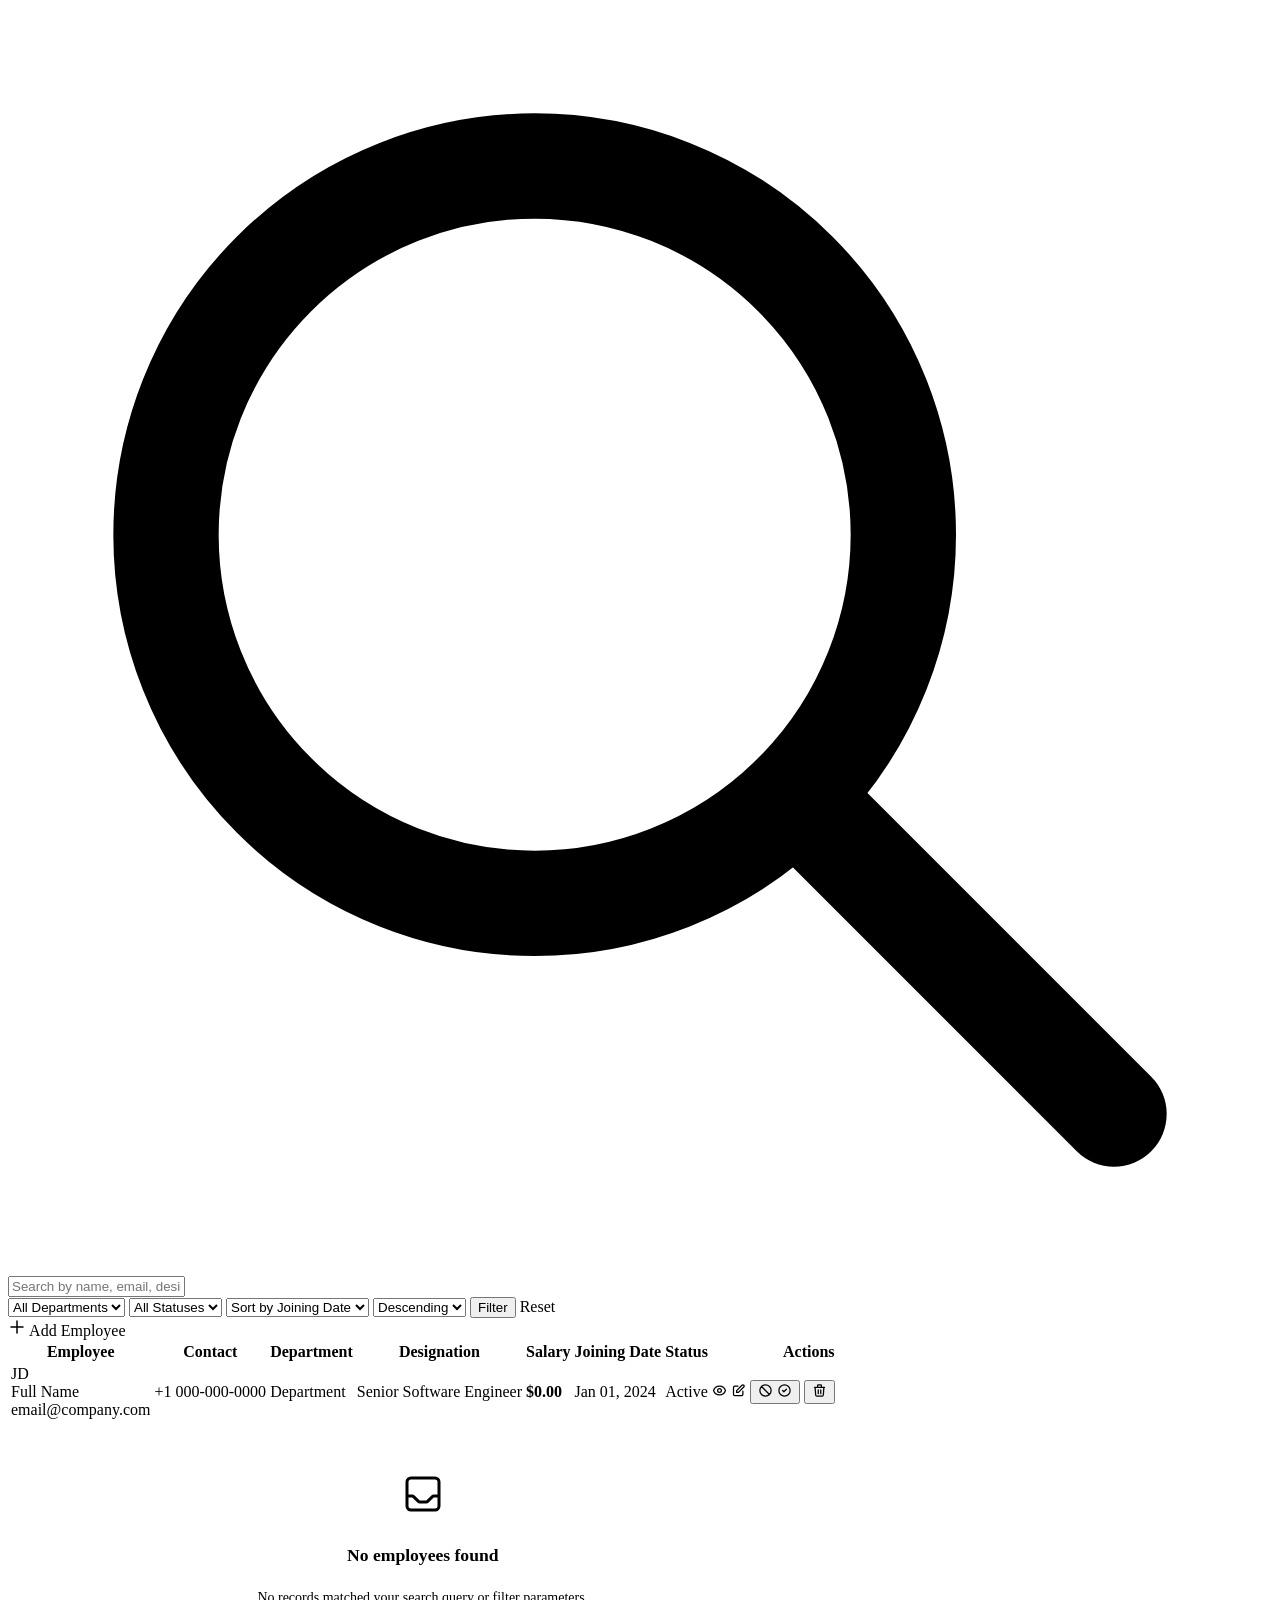
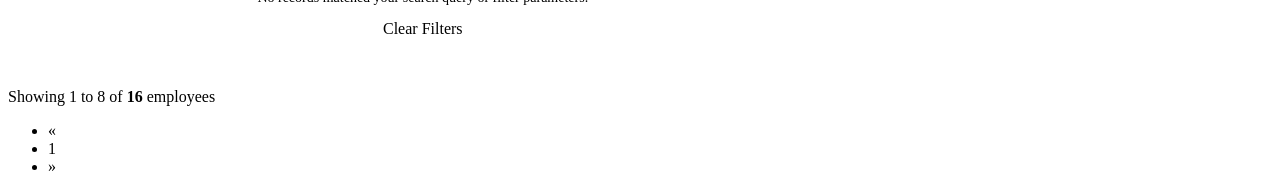
<file: src/main/resources/templates/employees/index.html>
<!DOCTYPE html>
<html xmlns:th="http://www.thymeleaf.org">
<head th:replace="~{fragments/layout :: head('Employee Directory')}"></head>
<body>
    <div class="app-layout">
        <!-- Top Navigation Header with Three-Dot Menu -->
        <header th:replace="~{fragments/layout :: header('Employee Directory', 'employees')}"></header>

        <main class="content-body">
                <!-- Flash Alerts -->
                <div th:replace="~{fragments/layout :: alerts}"></div>

                <!-- 1. Search and Filter Toolbar -->
                <div class="filter-toolbar">
                    <form th:action="@{/employees}" method="get" class="search-form">
                        <!-- Search Box -->
                        <div class="search-input-wrapper">
                            <svg class="search-icon" fill="none" stroke="currentColor" viewBox="0 0 24 24">
                                <path stroke-linecap="round" stroke-linejoin="round" stroke-width="2" 
                                      d="M21 21l-6-6m2-5a7 7 0 11-14 0 7 7 0 0114 0z"/>
                            </svg>
                            <input type="text" name="search" class="search-input" 
                                   placeholder="Search by name, email, designation..." 
                                   th:value="${search}">
                        </div>

                        <!-- Department Filter -->
                        <select name="department" class="form-select" onchange="this.form.submit()">
                            <option value="">All Departments</option>
                            <option th:each="dept : ${departments}" 
                                    th:value="${dept.name()}" 
                                    th:text="${dept.displayName}"
                                    th:selected="${selectedDepartment != null and selectedDepartment.name() == dept.name()}">
                                Department
                            </option>
                        </select>

                        <!-- Status Filter -->
                        <select name="status" class="form-select" onchange="this.form.submit()">
                            <option value="">All Statuses</option>
                            <option th:each="st : ${statuses}" 
                                    th:value="${st.name()}" 
                                    th:text="${st.displayName}"
                                    th:selected="${selectedStatus != null and selectedStatus.name() == st.name()}">
                                Status
                            </option>
                        </select>

                        <!-- Sort By -->
                        <select name="sortBy" class="form-select" onchange="this.form.submit()">
                            <option value="joiningDate" th:selected="${sortBy == 'joiningDate'}">Sort by Joining Date</option>
                            <option value="firstName" th:selected="${sortBy == 'firstName'}">Sort by Name</option>
                            <option value="salary" th:selected="${sortBy == 'salary'}">Sort by Salary</option>
                            <option value="department" th:selected="${sortBy == 'department'}">Sort by Department</option>
                        </select>

                        <select name="sortDir" class="form-select" onchange="this.form.submit()">
                            <option value="desc" th:selected="${sortDir == 'desc'}">Descending</option>
                            <option value="asc" th:selected="${sortDir == 'asc'}">Ascending</option>
                        </select>

                        <button type="submit" class="btn btn-primary btn-sm">Filter</button>
                        
                        <a th:if="${(search != null and !search.isEmpty()) or selectedDepartment != null or selectedStatus != null}" 
                           th:href="@{/employees}" class="btn btn-secondary btn-sm">
                            Reset
                        </a>
                    </form>

                    <a th:href="@{/employees/new}" class="btn btn-primary">
                        <svg width="18" height="18" fill="none" stroke="currentColor" viewBox="0 0 24 24">
                            <path stroke-linecap="round" stroke-linejoin="round" stroke-width="2" d="M12 4v16m8-8H4"/>
                        </svg>
                        Add Employee
                    </a>
                </div>

                <!-- 2. Employee Directory Table Card -->
                <div class="card">
                    <div class="table-responsive">
                        <table class="table">
                            <thead>
                                <tr>
                                    <th>Employee</th>
                                    <th>Contact</th>
                                    <th>Department</th>
                                    <th>Designation</th>
                                    <th>Salary</th>
                                    <th>Joining Date</th>
                                    <th>Status</th>
                                    <th style="text-align: right;">Actions</th>
                                </tr>
                            </thead>
                            <tbody>
                                <tr th:each="emp : ${employees}">
                                    <!-- User Info -->
                                    <td>
                                        <div class="table-user">
                                            <div class="avatar-initial" 
                                                 th:text="${#strings.substring(emp.firstName, 0, 1)} + ${#strings.substring(emp.lastName, 0, 1)}">
                                                JD
                                            </div>
                                            <div class="table-user-info">
                                                <a th:href="@{/employees/{id}(id=${emp.id})}" class="table-user-name" 
                                                   th:text="${emp.fullName}">Full Name</a>
                                                <div class="table-user-email" th:text="${emp.email}">email@company.com</div>
                                            </div>
                                        </div>
                                    </td>

                                    <!-- Contact -->
                                    <td th:text="${emp.phoneNumber}">+1 000-000-0000</td>

                                    <!-- Department -->
                                    <td>
                                        <span class="dept-badge" th:classappend="'dept-' + ${emp.department.name()}"
                                              th:text="${emp.departmentDisplayName}">Department</span>
                                    </td>

                                    <!-- Designation -->
                                    <td th:text="${emp.designation}">Senior Software Engineer</td>

                                    <!-- Salary -->
                                    <td>
                                        <strong th:text="'$' + ${#numbers.formatDecimal(emp.salary, 1, 'COMMA', 2, 'POINT')}">$0.00</strong>
                                    </td>

                                    <!-- Joining Date -->
                                    <td th:text="${#temporals.format(emp.joiningDate, 'MMM dd, yyyy')}">Jan 01, 2024</td>

                                    <!-- Status Badge -->
                                    <td>
                                        <span class="badge" th:classappend="${emp.status.name() == 'ACTIVE'} ? 'badge-active' : 'badge-inactive'">
                                            <span class="badge-dot"></span>
                                            <span th:text="${emp.statusDisplayName}">Active</span>
                                        </span>
                                    </td>

                                    <!-- Actions -->
                                    <td style="text-align: right;">
                                        <div class="action-buttons" style="justify-content: flex-end;">
                                            <!-- View -->
                                            <a th:href="@{/employees/{id}(id=${emp.id})}" class="btn btn-secondary btn-icon" title="View Profile">
                                                <svg width="15" height="15" fill="none" stroke="currentColor" viewBox="0 0 24 24">
                                                    <path stroke-linecap="round" stroke-linejoin="round" stroke-width="2" 
                                                          d="M15 12a3 3 0 11-6 0 3 3 0 016 0z"/>
                                                    <path stroke-linecap="round" stroke-linejoin="round" stroke-width="2" 
                                                          d="M2.458 12C3.732 7.943 7.523 5 12 5c4.478 0 8.268 2.943 9.542 7-1.274 4.057-5.064 7-9.542 7-4.477 0-8.268-2.943-9.542-7z"/>
                                                </svg>
                                            </a>

                                            <!-- Edit -->
                                            <a th:href="@{/employees/{id}/edit(id=${emp.id})}" class="btn btn-secondary btn-icon" title="Edit Employee">
                                                <svg width="15" height="15" fill="none" stroke="currentColor" viewBox="0 0 24 24">
                                                    <path stroke-linecap="round" stroke-linejoin="round" stroke-width="2" 
                                                          d="M11 5H6a2 2 0 00-2 2v11a2 2 0 002 2h11a2 2 0 002-2v-5m-1.414-9.414a2 2 0 112.828 2.828L11.828 15H9v-2.828l8.586-8.586z"/>
                                                </svg>
                                            </a>

                                            <!-- Toggle Status -->
                                            <form th:action="@{/employees/{id}/toggle-status(id=${emp.id})}" method="post" style="display: inline;">
                                                <button type="submit" class="btn btn-secondary btn-icon" 
                                                        th:title="${emp.status.name() == 'ACTIVE'} ? 'Deactivate Employee' : 'Activate Employee'">
                                                    <svg th:if="${emp.status.name() == 'ACTIVE'}" width="15" height="15" fill="none" stroke="currentColor" viewBox="0 0 24 24">
                                                        <path stroke-linecap="round" stroke-linejoin="round" stroke-width="2" 
                                                              d="M18.364 18.364A9 9 0 005.636 5.636m12.728 12.728A9 9 0 015.636 5.636m12.728 12.728L5.636 5.636"/>
                                                    </svg>
                                                    <svg th:unless="${emp.status.name() == 'ACTIVE'}" width="15" height="15" fill="none" stroke="currentColor" viewBox="0 0 24 24">
                                                        <path stroke-linecap="round" stroke-linejoin="round" stroke-width="2" 
                                                              d="M9 12l2 2 4-4m6 2a9 9 0 11-18 0 9 9 0 0118 0z"/>
                                                    </svg>
                                                </button>
                                            </form>

                                            <!-- Delete (Open Modal) -->
                                            <button type="button" class="btn btn-secondary btn-icon" style="color: var(--danger);" 
                                                    title="Delete Employee"
                                                    th:data-id="${emp.id}"
                                                    th:data-name="${emp.fullName}"
                                                    onclick="openDeleteModalFromBtn(this)">
                                                <svg width="15" height="15" fill="none" stroke="currentColor" viewBox="0 0 24 24">
                                                    <path stroke-linecap="round" stroke-linejoin="round" stroke-width="2" 
                                                          d="M19 7l-.867 12.142A2 2 0 0116.138 21H7.862a2 2 0 01-1.995-1.858L5 7m5 4v6m4-6v6m1-10V4a1 1 0 00-1-1h-4a1 1 0 00-1 1v3M4 7h16"/>
                                                </svg>
                                            </button>
                                        </div>
                                    </td>
                                </tr>

                                <!-- Empty State -->
                                <tr th:if="${#lists.isEmpty(employees)}">
                                    <td colspan="8" style="text-align: center; padding: 48px 24px;">
                                        <div style="color: var(--slate-400); margin-bottom: 8px;">
                                            <svg width="48" height="48" fill="none" stroke="currentColor" viewBox="0 0 24 24" style="margin: 0 auto;">
                                                <path stroke-linecap="round" stroke-linejoin="round" stroke-width="1.5" 
                                                      d="M20 13V6a2 2 0 00-2-2H6a2 2 0 00-2 2v7m16 0v5a2 2 0 01-2 2H6a2 2 0 01-2-2v-5m16 0h-2.586a1 1 0 00-.707.293l-2.414 2.414a1 1 0 01-.707.293h-3.172a1 1 0 01-.707-.293l-2.414-2.414A1 1 0 006.586 13H4"/>
                                            </svg>
                                        </div>
                                        <h4 style="font-weight: 700; color: var(--slate-700); font-size: 1.1rem;">No employees found</h4>
                                        <p style="color: var(--slate-500); font-size: 0.875rem; margin-top: 4px;">
                                            No records matched your search query or filter parameters.
                                        </p>
                                        <a th:href="@{/employees}" class="btn btn-secondary btn-sm" style="margin-top: 16px;">
                                            Clear Filters
                                        </a>
                                    </td>
                                </tr>
                            </tbody>
                        </table>
                    </div>

                    <!-- Pagination Footer -->
                    <div class="pagination-container" th:if="${employeePage.totalPages > 0}">
                        <div class="pagination-info">
                            Showing <span th:text="${employeePage.number * employeePage.size + (employeePage.numberOfElements > 0 ? 1 : 0)}">1</span>
                            to <span th:text="${employeePage.number * employeePage.size + employeePage.numberOfElements}">8</span>
                            of <strong th:text="${employeePage.totalElements}">16</strong> employees
                        </div>

                        <ul class="pagination" th:if="${employeePage.totalPages > 1}">
                            <!-- Previous -->
                            <li class="page-item" th:classappend="${employeePage.first} ? 'disabled'">
                                <a class="page-link" 
                                   th:href="@{/employees(page=${employeePage.number - 1}, search=${search}, department=${selectedDepartment?.name()}, status=${selectedStatus?.name()}, sortBy=${sortBy}, sortDir=${sortDir})}">
                                    &laquo;
                                </a>
                            </li>

                            <!-- Page Numbers -->
                            <li class="page-item" th:each="pageNum : ${#numbers.sequence(0, employeePage.totalPages - 1)}"
                                th:classappend="${pageNum == employeePage.number} ? 'active'">
                                <a class="page-link" 
                                   th:href="@{/employees(page=${pageNum}, search=${search}, department=${selectedDepartment?.name()}, status=${selectedStatus?.name()}, sortBy=${sortBy}, sortDir=${sortDir})}"
                                   th:text="${pageNum + 1}">1</a>
                            </li>

                            <!-- Next -->
                            <li class="page-item" th:classappend="${employeePage.last} ? 'disabled'">
                                <a class="page-link" 
                                   th:href="@{/employees(page=${employeePage.number + 1}, search=${search}, department=${selectedDepartment?.name()}, status=${selectedStatus?.name()}, sortBy=${sortBy}, sortDir=${sortDir})}">
                                    &raquo;
                                </a>
                            </li>
                        </ul>
                    </div>
                </div>
            </main>
        </div>

    <!-- Delete Confirmation Modal -->
    <div th:replace="~{fragments/layout :: deleteModal}"></div>

    <!-- Scripts -->
    <div th:replace="~{fragments/layout :: scripts}"></div>
</body>
</html>
</file>
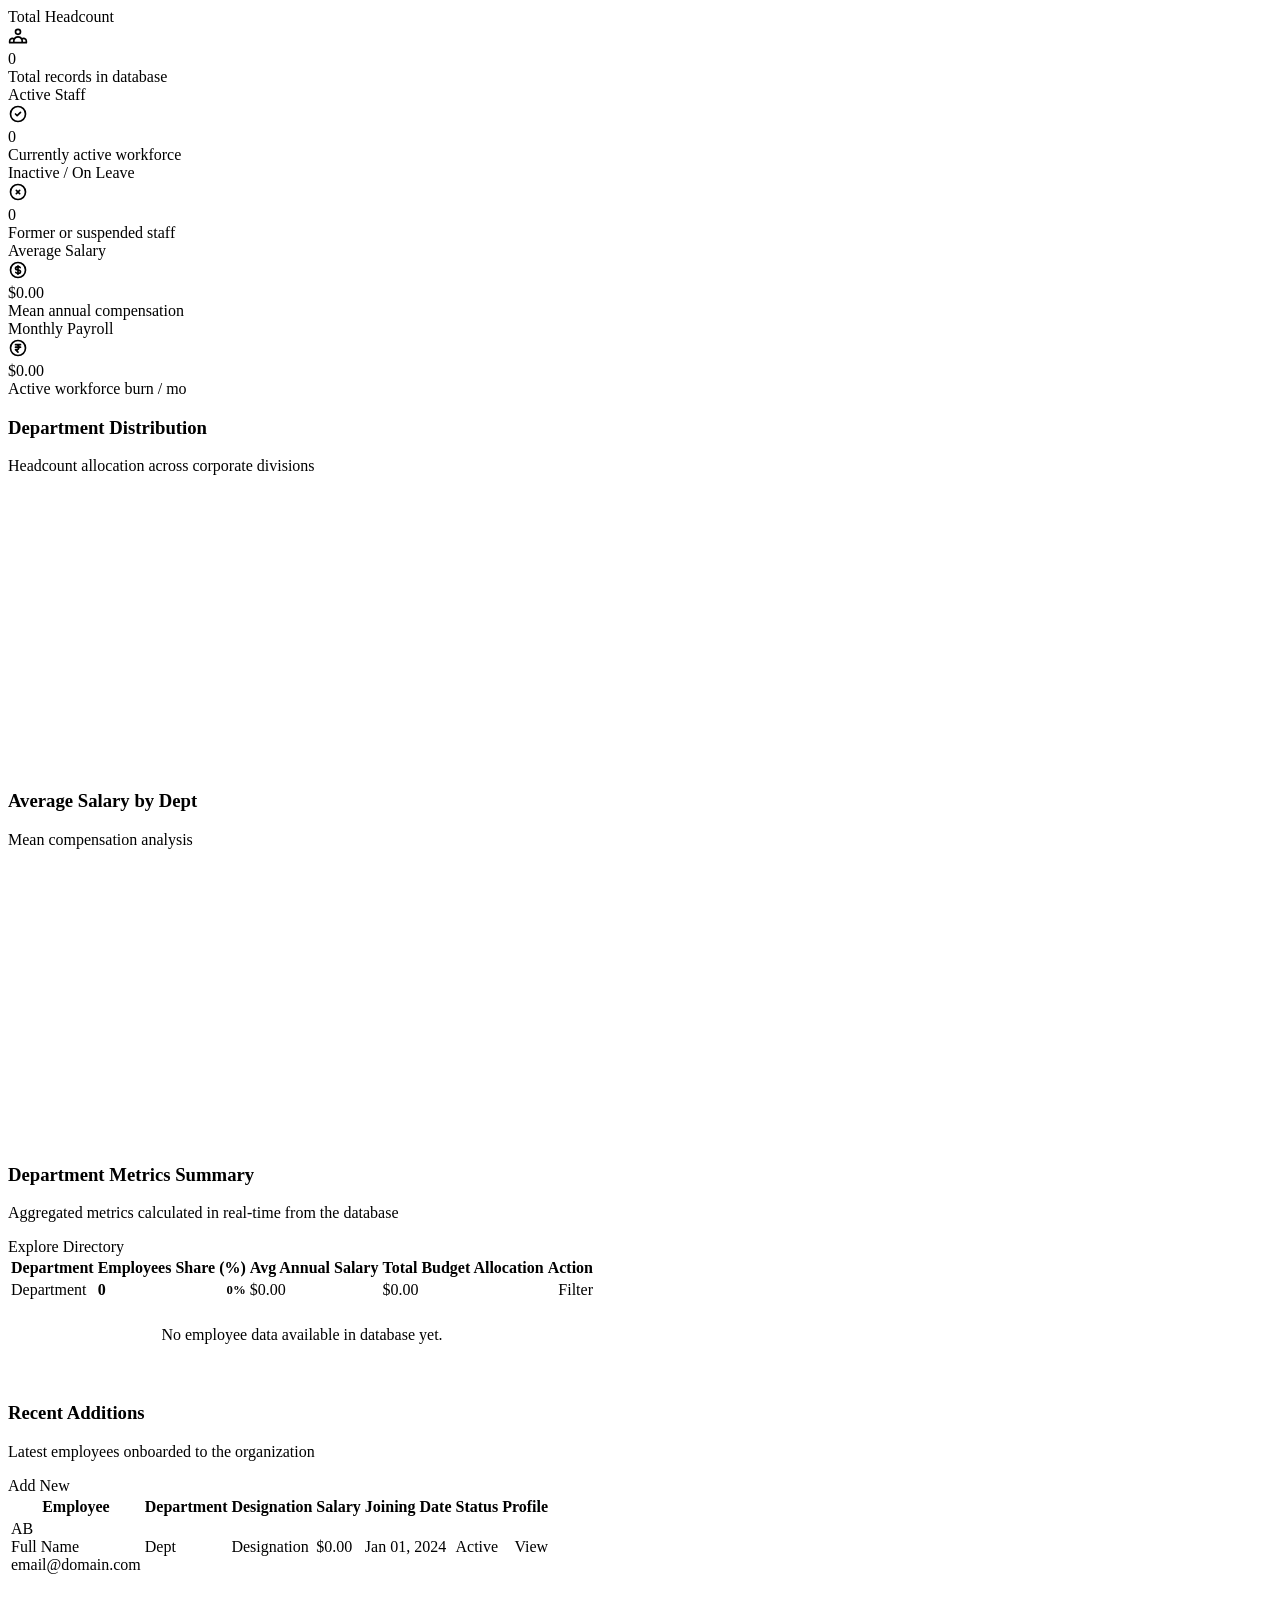
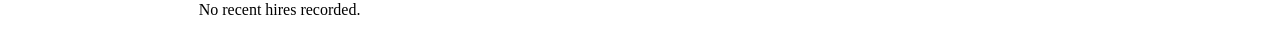
<file: src/main/resources/templates/dashboard.html>
<!DOCTYPE html>
<html xmlns:th="http://www.thymeleaf.org">
<head th:replace="~{fragments/layout :: head('HR Analytics Dashboard')}"></head>
<body>
    <div class="app-layout">
        <!-- Top Navigation Header with Three-Dot Menu -->
        <header th:replace="~{fragments/layout :: header('HR Analytics Dashboard', 'dashboard')}"></header>

        <main class="content-body">
                <!-- Flash Alerts -->
                <div th:replace="~{fragments/layout :: alerts}"></div>

                <!-- 1. Key Performance Indicators / Top Stats Grid -->
                <div class="stats-grid">
                    <!-- Total Employees -->
                    <div class="stat-card">
                        <div class="stat-card-header">
                            <span class="stat-card-title">Total Headcount</span>
                            <div class="stat-icon icon-blue">
                                <svg width="20" height="20" fill="none" stroke="currentColor" viewBox="0 0 24 24">
                                    <path stroke-linecap="round" stroke-linejoin="round" stroke-width="2" 
                                          d="M17 20h5v-2a3 3 0 00-5.356-1.857M17 20H7m10 0v-2c0-.656-.126-1.283-.356-1.857M7 20H2v-2a3 3 0 015.356-1.857M7 20v-2c0-.656.126-1.283.356-1.857m0 0a5.002 5.002 0 019.288 0M15 7a3 3 0 11-6 0 3 3 0 016 0z"/>
                                </svg>
                            </div>
                        </div>
                        <div class="stat-value" th:text="${stats.totalEmployees}">0</div>
                        <div class="stat-subtitle">Total records in database</div>
                    </div>

                    <!-- Active Employees -->
                    <div class="stat-card">
                        <div class="stat-card-header">
                            <span class="stat-card-title">Active Staff</span>
                            <div class="stat-icon icon-green">
                                <svg width="20" height="20" fill="none" stroke="currentColor" viewBox="0 0 24 24">
                                    <path stroke-linecap="round" stroke-linejoin="round" stroke-width="2" 
                                          d="M9 12l2 2 4-4m6 2a9 9 0 11-18 0 9 9 0 0118 0z"/>
                                </svg>
                            </div>
                        </div>
                        <div class="stat-value" style="color: var(--success);" th:text="${stats.activeEmployees}">0</div>
                        <div class="stat-subtitle">Currently active workforce</div>
                    </div>

                    <!-- Inactive Employees -->
                    <div class="stat-card">
                        <div class="stat-card-header">
                            <span class="stat-card-title">Inactive / On Leave</span>
                            <div class="stat-icon icon-slate">
                                <svg width="20" height="20" fill="none" stroke="currentColor" viewBox="0 0 24 24">
                                    <path stroke-linecap="round" stroke-linejoin="round" stroke-width="2" 
                                          d="M10 14l2-2m0 0l2-2m-2 2l-2-2m2 2l2 2m7-2a9 9 0 11-18 0 9 9 0 0118 0z"/>
                                </svg>
                            </div>
                        </div>
                        <div class="stat-value" style="color: var(--slate-500);" th:text="${stats.inactiveEmployees}">0</div>
                        <div class="stat-subtitle">Former or suspended staff</div>
                    </div>

                    <!-- Average Salary -->
                    <div class="stat-card">
                        <div class="stat-card-header">
                            <span class="stat-card-title">Average Salary</span>
                            <div class="stat-icon icon-purple">
                                <svg width="20" height="20" fill="none" stroke="currentColor" viewBox="0 0 24 24">
                                    <path stroke-linecap="round" stroke-linejoin="round" stroke-width="2" 
                                          d="M12 8c-1.657 0-3 .895-3 2s1.343 2 3 2 3 .895 3 2-1.343 2-3 2m0-8c1.11 0 2.08.402 2.599 1M12 8V7m0 1v8m0 0v1m0-1c-1.11 0-2.08-.402-2.599-1M21 12a9 9 0 11-18 0 9 9 0 0118 0z"/>
                                </svg>
                            </div>
                        </div>
                        <div class="stat-value" th:text="'$' + ${#numbers.formatDecimal(stats.averageSalary, 1, 'COMMA', 2, 'POINT')}">$0.00</div>
                        <div class="stat-subtitle">Mean annual compensation</div>
                    </div>

                    <!-- Monthly Payroll -->
                    <div class="stat-card">
                        <div class="stat-card-header">
                            <span class="stat-card-title">Monthly Payroll</span>
                            <div class="stat-icon icon-amber">
                                <svg width="20" height="20" fill="none" stroke="currentColor" viewBox="0 0 24 24">
                                    <path stroke-linecap="round" stroke-linejoin="round" stroke-width="2" 
                                          d="M9 8h6m-5 0a3 3 0 110 6H9l3 3m-3-6h6m6 1a9 9 0 11-18 0 9 9 0 0118 0z"/>
                                </svg>
                            </div>
                        </div>
                        <div class="stat-value" th:text="'$' + ${#numbers.formatDecimal(stats.totalMonthlyPayroll, 1, 'COMMA', 2, 'POINT')}">$0.00</div>
                        <div class="stat-subtitle">Active workforce burn / mo</div>
                    </div>
                </div>

                <!-- 2. Charts Section -->
                <div class="dashboard-grid">
                    <!-- Headcount Distribution Chart -->
                    <div class="card">
                        <div class="card-header">
                            <div>
                                <h3 class="card-title">Department Distribution</h3>
                                <p class="card-subtitle">Headcount allocation across corporate divisions</p>
                            </div>
                        </div>
                        <div class="card-body">
                            <div style="position: relative; height: 280px; width: 100%;">
                                <canvas id="deptDistributionChart"></canvas>
                            </div>
                        </div>
                    </div>

                    <!-- Average Compensation Chart -->
                    <div class="card">
                        <div class="card-header">
                            <div>
                                <h3 class="card-title">Average Salary by Dept</h3>
                                <p class="card-subtitle">Mean compensation analysis</p>
                            </div>
                        </div>
                        <div class="card-body">
                            <div style="position: relative; height: 280px; width: 100%;">
                                <canvas id="deptSalaryChart"></canvas>
                            </div>
                        </div>
                    </div>
                </div>

                <!-- 3. Department Breakdown & Quick Stats Table -->
                <div class="card" style="margin-bottom: 32px;">
                    <div class="card-header">
                        <div>
                            <h3 class="card-title">Department Metrics Summary</h3>
                            <p class="card-subtitle">Aggregated metrics calculated in real-time from the database</p>
                        </div>
                        <a th:href="@{/employees}" class="btn btn-secondary btn-sm">Explore Directory</a>
                    </div>
                    <div class="table-responsive">
                        <table class="table">
                            <thead>
                                <tr>
                                    <th>Department</th>
                                    <th>Employees</th>
                                    <th>Share (%)</th>
                                    <th>Avg Annual Salary</th>
                                    <th>Total Budget Allocation</th>
                                    <th style="text-align: right;">Action</th>
                                </tr>
                            </thead>
                            <tbody>
                                <tr th:each="deptStat : ${stats.departmentStats}">
                                    <td>
                                        <span class="dept-badge" th:classappend="'dept-' + ${deptStat.department.name()}"
                                              th:text="${deptStat.departmentDisplayName}">Department</span>
                                    </td>
                                    <td>
                                        <strong th:text="${deptStat.employeeCount}">0</strong>
                                    </td>
                                    <td>
                                        <div style="display: flex; align-items: center; gap: 8px;">
                                            <div style="flex-grow: 1; height: 6px; background: var(--slate-200); border-radius: 3px; overflow: hidden; max-width: 80px;">
                                                <div th:style="'height: 100%; background: var(--primary); width: ' + ${deptStat.percentage} + '%;'"></div>
                                            </div>
                                            <span style="font-size: 0.8rem; font-weight: 600;" th:text="${deptStat.percentage} + '%'">0%</span>
                                        </div>
                                    </td>
                                    <td th:text="'$' + ${#numbers.formatDecimal(deptStat.averageSalary, 1, 'COMMA', 2, 'POINT')}">$0.00</td>
                                    <td th:text="'$' + ${#numbers.formatDecimal(deptStat.totalSalary, 1, 'COMMA', 2, 'POINT')}">$0.00</td>
                                    <td style="text-align: right;">
                                        <a th:href="@{/employees(department=${deptStat.department.name()})}" class="btn btn-secondary btn-sm">
                                            Filter
                                        </a>
                                    </td>
                                </tr>
                                <tr th:if="${#lists.isEmpty(stats.departmentStats)}">
                                    <td colspan="6" style="text-align: center; padding: 24px; color: var(--slate-400);">
                                        No employee data available in database yet.
                                    </td>
                                </tr>
                            </tbody>
                        </table>
                    </div>
                </div>

                <!-- 4. Recent Hires Table -->
                <div class="card">
                    <div class="card-header">
                        <div>
                            <h3 class="card-title">Recent Additions</h3>
                            <p class="card-subtitle">Latest employees onboarded to the organization</p>
                        </div>
                        <a th:href="@{/employees/new}" class="btn btn-primary btn-sm">Add New</a>
                    </div>
                    <div class="table-responsive">
                        <table class="table">
                            <thead>
                                <tr>
                                    <th>Employee</th>
                                    <th>Department</th>
                                    <th>Designation</th>
                                    <th>Salary</th>
                                    <th>Joining Date</th>
                                    <th>Status</th>
                                    <th style="text-align: right;">Profile</th>
                                </tr>
                            </thead>
                            <tbody>
                                <tr th:each="emp : ${stats.recentHires}">
                                    <td>
                                        <div class="table-user">
                                            <div class="avatar-initial" th:text="${#strings.substring(emp.firstName, 0, 1)} + ${#strings.substring(emp.lastName, 0, 1)}">AB</div>
                                            <div class="table-user-info">
                                                <a th:href="@{/employees/{id}(id=${emp.id})}" class="table-user-name" th:text="${emp.fullName}">Full Name</a>
                                                <div class="table-user-email" th:text="${emp.email}">email@domain.com</div>
                                            </div>
                                        </div>
                                    </td>
                                    <td>
                                        <span class="dept-badge" th:classappend="'dept-' + ${emp.department.name()}"
                                              th:text="${emp.departmentDisplayName}">Dept</span>
                                    </td>
                                    <td th:text="${emp.designation}">Designation</td>
                                    <td th:text="'$' + ${#numbers.formatDecimal(emp.salary, 1, 'COMMA', 2, 'POINT')}">$0.00</td>
                                    <td th:text="${#temporals.format(emp.joiningDate, 'MMM dd, yyyy')}">Jan 01, 2024</td>
                                    <td>
                                        <span class="badge" th:classappend="${emp.status.name() == 'ACTIVE'} ? 'badge-active' : 'badge-inactive'">
                                            <span class="badge-dot"></span>
                                            <span th:text="${emp.statusDisplayName}">Active</span>
                                        </span>
                                    </td>
                                    <td style="text-align: right;">
                                        <a th:href="@{/employees/{id}(id=${emp.id})}" class="btn btn-secondary btn-sm">
                                            View
                                        </a>
                                    </td>
                                </tr>
                                <tr th:if="${#lists.isEmpty(stats.recentHires)}">
                                    <td colspan="7" style="text-align: center; padding: 24px; color: var(--slate-400);">
                                        No recent hires recorded.
                                    </td>
                                </tr>
                            </tbody>
                        </table>
                    </div>
                </div>
            </main>
        </div>

    <!-- Scripts and Chart Initialization -->
    <div th:replace="~{fragments/layout :: scripts}"></div>

    <script th:inline="javascript">
        /*<![CDATA[*/
        document.addEventListener('DOMContentLoaded', function () {
            const deptStats = /*[[${stats.departmentStats}]]*/ [];

            if (deptStats && deptStats.length > 0) {
                const labels = deptStats.map(d => d.departmentDisplayName);
                const counts = deptStats.map(d => d.employeeCount);
                const salaries = deptStats.map(d => d.averageSalary);

                const palette = [
                    '#4f46e5', '#06b6d4', '#10b981', '#f59e0b',
                    '#8b5cf6', '#ec4899', '#3b82f6', '#64748b'
                ];

                // 1. Department Distribution Donut Chart
                const distCtx = document.getElementById('deptDistributionChart');
                if (distCtx) {
                    new Chart(distCtx, {
                        type: 'doughnut',
                        data: {
                            labels: labels,
                            datasets: [{
                                data: counts,
                                backgroundColor: palette.slice(0, labels.length),
                                borderWidth: 2,
                                borderColor: '#ffffff',
                                hoverOffset: 4
                            }]
                        },
                        options: {
                            responsive: true,
                            maintainAspectRatio: false,
                            plugins: {
                                legend: {
                                    position: 'right',
                                    labels: {
                                        boxWidth: 12,
                                        font: { size: 11, family: '-apple-system, sans-serif' },
                                        padding: 12
                                    }
                                }
                            },
                            cutout: '65%'
                        }
                    });
                }

                // 2. Department Average Salary Bar Chart
                const salCtx = document.getElementById('deptSalaryChart');
                if (salCtx) {
                    new Chart(salCtx, {
                        type: 'bar',
                        data: {
                            labels: labels,
                            datasets: [{
                                label: 'Avg Salary ($)',
                                data: salaries,
                                backgroundColor: '#6366f1',
                                borderRadius: 6
                            }]
                        },
                        options: {
                            responsive: true,
                            maintainAspectRatio: false,
                            plugins: {
                                legend: { display: false },
                                tooltip: {
                                    callbacks: {
                                        label: function(context) {
                                            return 'Avg: $' + Number(context.parsed.y).toLocaleString(undefined, {minimumFractionDigits: 2});
                                        }
                                    }
                                }
                            },
                            scales: {
                                y: {
                                    beginAtZero: true,
                                    grid: { color: '#f1f5f9' },
                                    ticks: {
                                        callback: function(value) {
                                            return '$' + (value / 1000) + 'k';
                                        },
                                        font: { size: 10 }
                                    }
                                },
                                x: {
                                    grid: { display: false },
                                    ticks: {
                                        maxRotation: 45,
                                        minRotation: 30,
                                        font: { size: 10 }
                                    }
                                }
                            }
                        }
                    });
                }
            }
        });
        /*]]>*/
    </script>
</body>
</html>
</file>
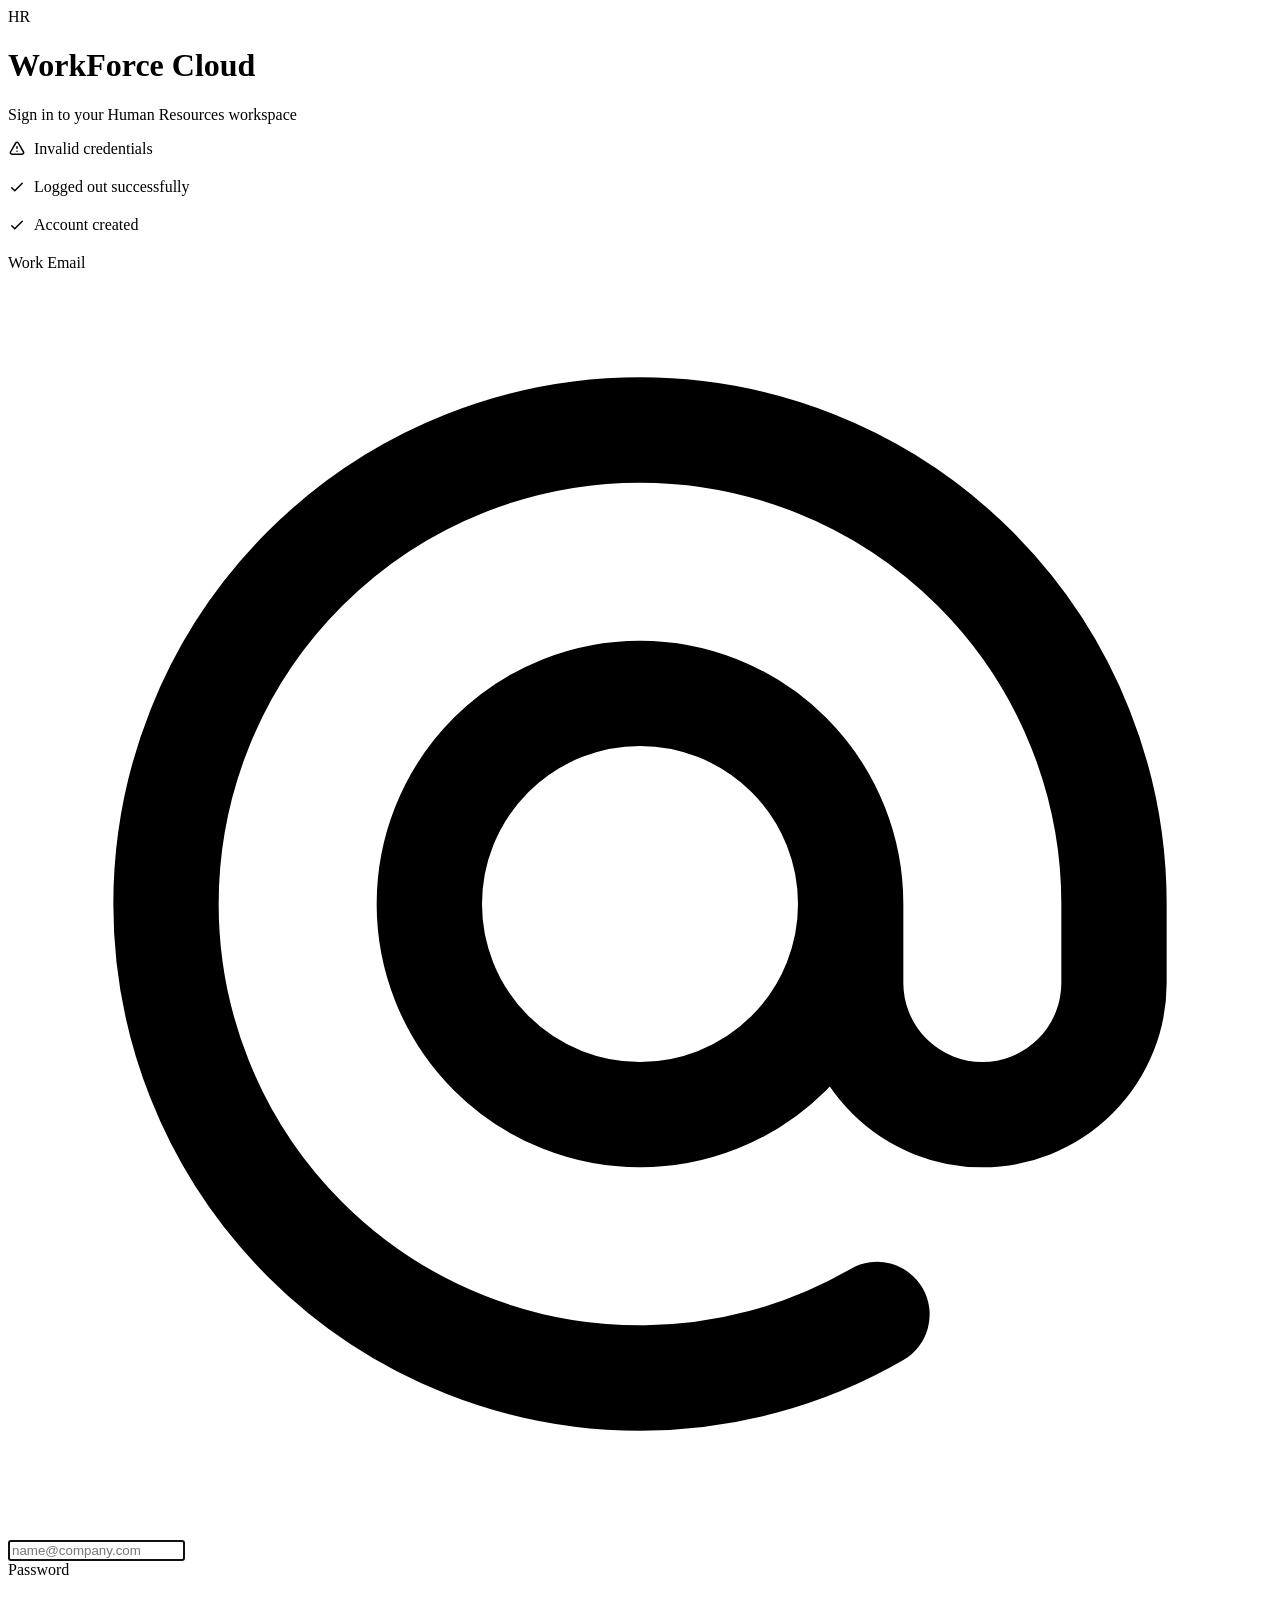
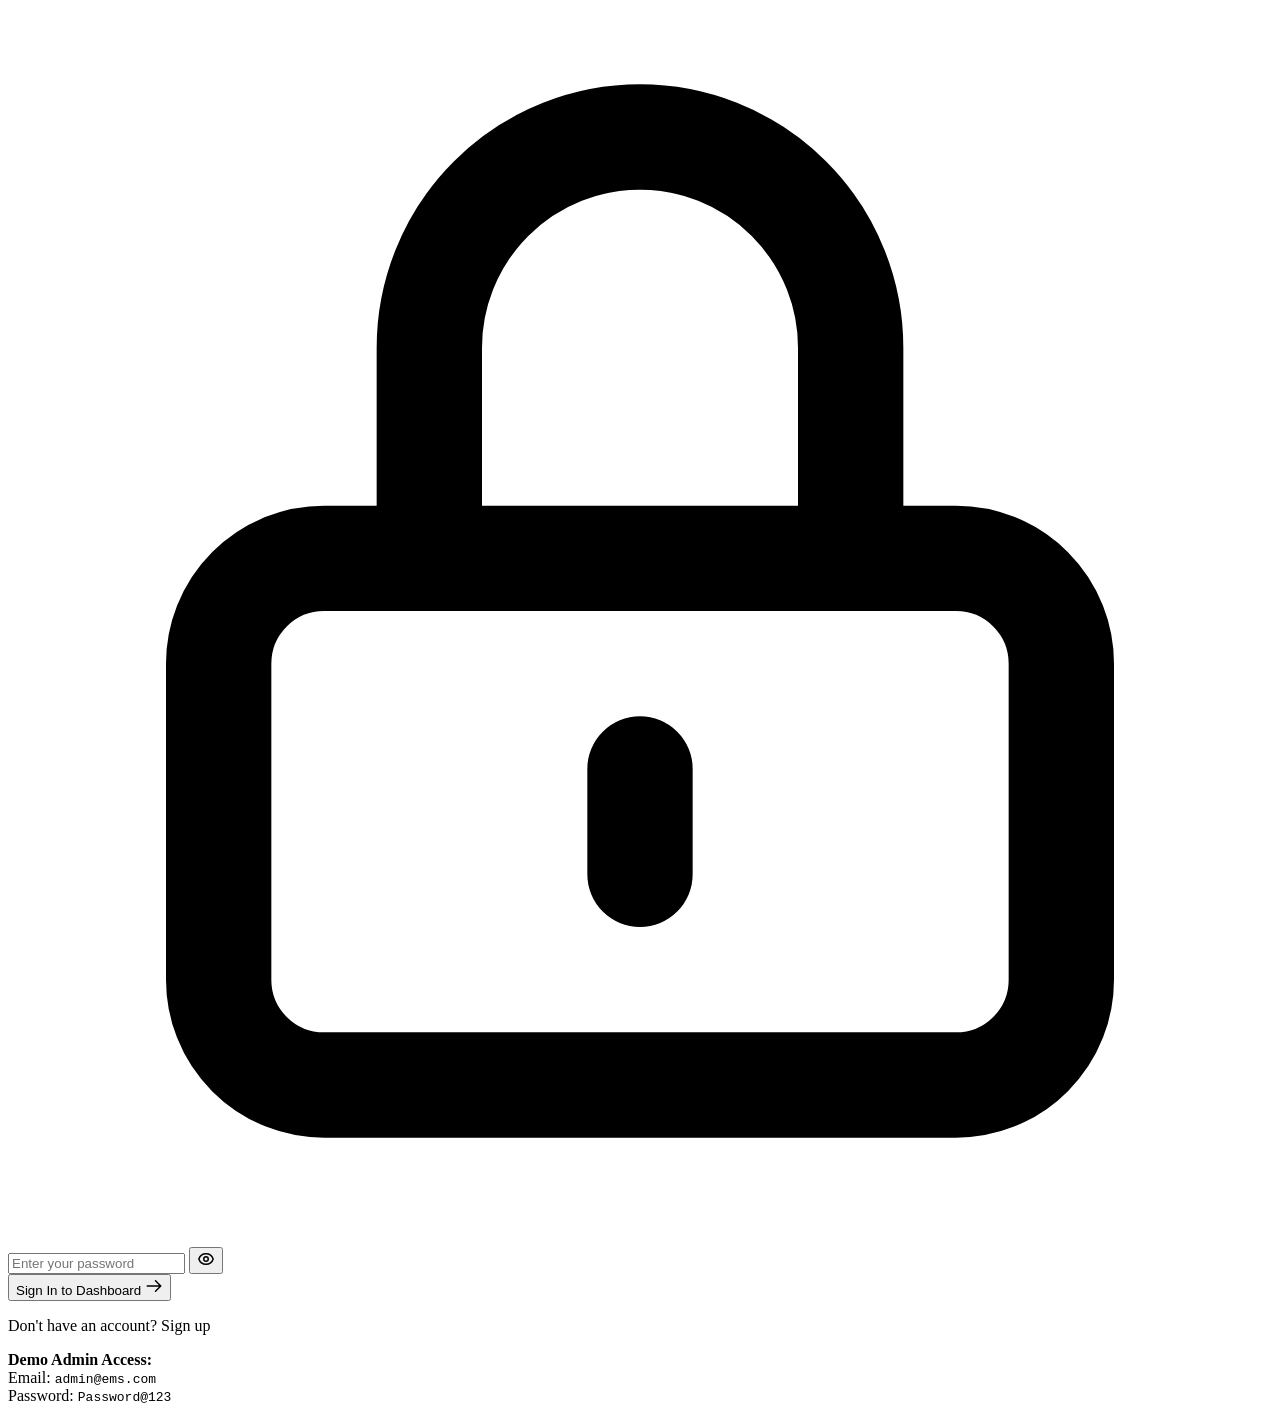
<file: src/main/resources/templates/login.html>
<!DOCTYPE html>
<html xmlns:th="http://www.thymeleaf.org">
<head>
    <meta charset="UTF-8">
    <meta name="viewport" content="width=device-width, initial-scale=1.0">
    <title>Sign In | WorkForce Cloud EMS</title>
    <link rel="stylesheet" th:href="@{/css/styles.css}">
</head>
<body class="auth-body">
    <div class="auth-container">
        <!-- Brand Header -->
        <div class="auth-brand">
            <div class="brand-badge brand-badge-lg">HR</div>
            <h1 class="auth-title">WorkForce Cloud</h1>
            <p class="auth-subtitle">Sign in to your Human Resources workspace</p>
        </div>

        <!-- Auth Card -->
        <div class="auth-card">
            <!-- Alert Messages -->
            <div th:if="${errorMessage}" class="alert alert-error" style="margin-bottom: 20px;">
                <div style="display: flex; align-items: center; gap: 8px;">
                    <svg width="18" height="18" fill="none" stroke="currentColor" viewBox="0 0 24 24">
                        <path stroke-linecap="round" stroke-linejoin="round" stroke-width="2" 
                              d="M12 9v2m0 4h.01m-6.938 4h13.856c1.54 0 2.502-1.667 1.732-3L13.732 4c-.77-1.333-2.694-1.333-3.464 0L3.34 16c-.77 1.333.192 3 1.732 3z"/>
                    </svg>
                    <span th:text="${errorMessage}">Invalid credentials</span>
                </div>
            </div>

            <div th:if="${logoutMessage}" class="alert alert-success" style="margin-bottom: 20px;">
                <div style="display: flex; align-items: center; gap: 8px;">
                    <svg width="18" height="18" fill="none" stroke="currentColor" viewBox="0 0 24 24">
                        <path stroke-linecap="round" stroke-linejoin="round" stroke-width="2" d="M5 13l4 4L19 7"/>
                    </svg>
                    <span th:text="${logoutMessage}">Logged out successfully</span>
                </div>
            </div>

            <div th:if="${successMessage}" class="alert alert-success" style="margin-bottom: 20px;">
                <div style="display: flex; align-items: center; gap: 8px;">
                    <svg width="18" height="18" fill="none" stroke="currentColor" viewBox="0 0 24 24">
                        <path stroke-linecap="round" stroke-linejoin="round" stroke-width="2" d="M5 13l4 4L19 7"/>
                    </svg>
                    <span th:text="${successMessage}">Account created</span>
                </div>
            </div>

            <form th:action="@{/login}" method="post" class="auth-form" novalidate>
                <!-- Email Field -->
                <div class="form-group">
                    <label class="form-label" for="email">Work Email</label>
                    <div class="input-icon-wrapper">
                        <svg class="input-icon" fill="none" stroke="currentColor" viewBox="0 0 24 24">
                            <path stroke-linecap="round" stroke-linejoin="round" stroke-width="2" 
                                  d="M16 12a4 4 0 10-8 0 4 4 0 008 0zm0 0v1.5a2.5 2.5 0 005 0V12a9 9 0 10-9 9m4.5-1.206a8.959 8.959 0 01-4.5 1.207"/>
                        </svg>
                        <input type="email" id="email" name="email" class="form-input with-icon" 
                               placeholder="name@company.com" required autofocus>
                    </div>
                </div>

                <!-- Password Field with Visibility Toggle -->
                <div class="form-group">
                    <label class="form-label" for="password">Password</label>
                    <div class="input-icon-wrapper">
                        <svg class="input-icon" fill="none" stroke="currentColor" viewBox="0 0 24 24">
                            <path stroke-linecap="round" stroke-linejoin="round" stroke-width="2" 
                                  d="M12 15v2m-6 4h12a2 2 0 002-2v-6a2 2 0 00-2-2H6a2 2 0 00-2 2v6a2 2 0 002 2zm10-10V7a4 4 0 00-8 0v4h8z"/>
                        </svg>
                        <input type="password" id="password" name="password" class="form-input with-icon with-toggle" 
                               placeholder="Enter your password" required>
                        <button type="button" class="password-toggle-btn" onclick="togglePasswordVisibility('password', this)" aria-label="Toggle password visibility">
                            <svg class="eye-open" width="18" height="18" fill="none" stroke="currentColor" viewBox="0 0 24 24">
                                <path stroke-linecap="round" stroke-linejoin="round" stroke-width="2" d="M15 12a3 3 0 11-6 0 3 3 0 016 0z"/>
                                <path stroke-linecap="round" stroke-linejoin="round" stroke-width="2" d="M2.458 12C3.732 7.943 7.523 5 12 5c4.478 0 8.268 2.943 9.542 7-1.274 4.057-5.064 7-9.542 7-4.477 0-8.268-2.943-9.542-7z"/>
                            </svg>
                            <svg class="eye-closed" style="display: none;" width="18" height="18" fill="none" stroke="currentColor" viewBox="0 0 24 24">
                                <path stroke-linecap="round" stroke-linejoin="round" stroke-width="2" d="M13.875 18.825A10.05 10.05 0 0112 19c-4.478 0-8.268-2.943-9.543-7a9.97 9.97 0 011.563-3.029m5.858.908a3 3 0 114.243 4.243M9.878 9.878l4.242 4.242M9.88 9.88l-3.29-3.29m7.532 7.532l3.29 3.29M3 3l18 18"/>
                            </svg>
                        </button>
                    </div>
                </div>

                <!-- Submit Button -->
                <button type="submit" class="btn btn-primary btn-block btn-auth">
                    <span>Sign In to Dashboard</span>
                    <svg width="18" height="18" fill="none" stroke="currentColor" viewBox="0 0 24 24">
                        <path stroke-linecap="round" stroke-linejoin="round" stroke-width="2" d="M14 5l7 7m0 0l-7 7m7-7H3"/>
                    </svg>
                </button>
            </form>

            <!-- Card Footer -->
            <div class="auth-card-footer">
                <p>Don't have an account? <a th:href="@{/signup}" class="auth-link">Sign up</a></p>
                <div class="demo-credentials-box">
                    <strong>Demo Admin Access:</strong>
                    <div>Email: <code>admin@ems.com</code></div>
                    <div>Password: <code>Password@123</code></div>
                </div>
            </div>
        </div>
    </div>

    <script th:src="@{/js/main.js}"></script>
</body>
</html>
</file>
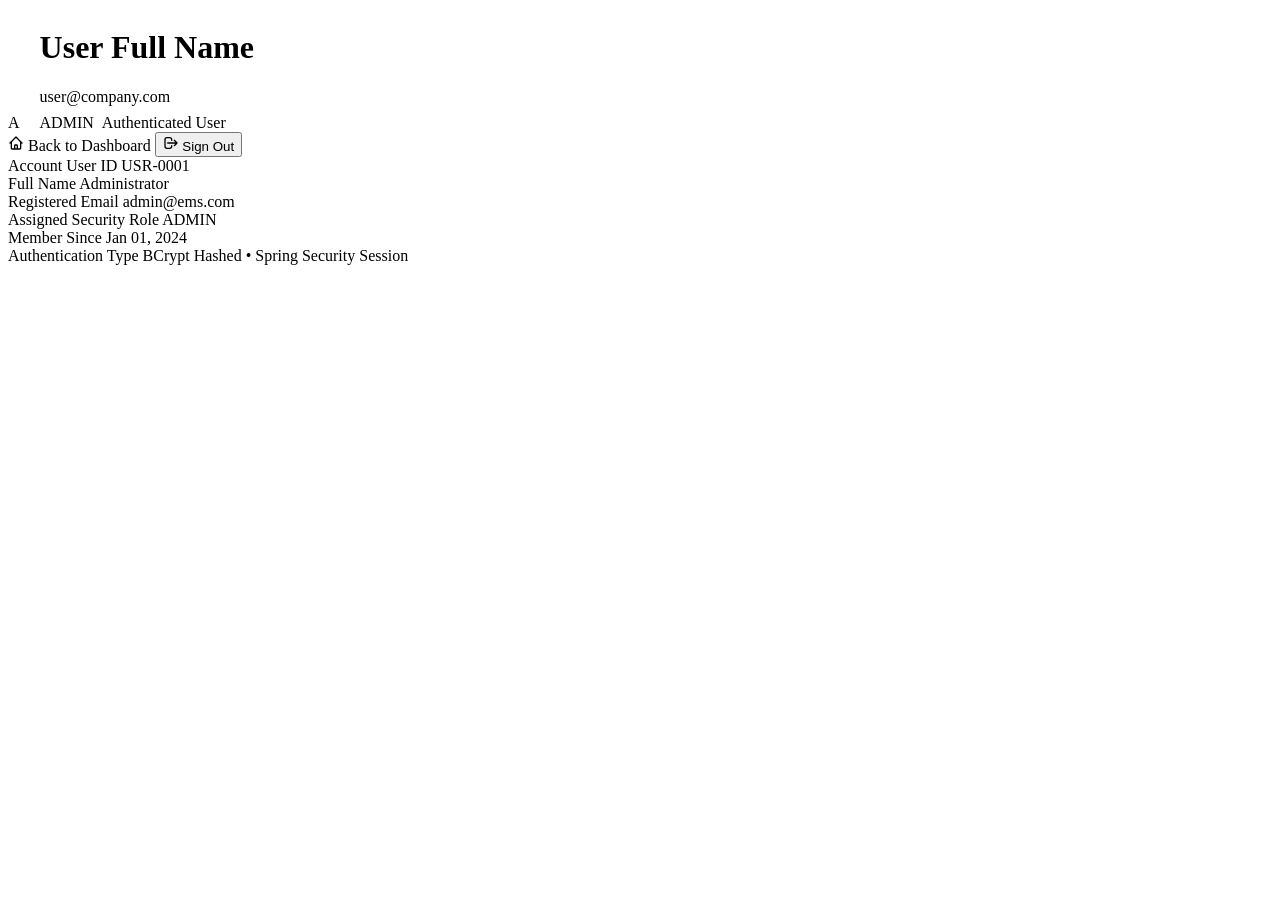
<file: src/main/resources/templates/profile.html>
<!DOCTYPE html>
<html xmlns:th="http://www.thymeleaf.org">
<head th:replace="~{fragments/layout :: head('My Profile')}"></head>
<body>
    <div class="app-layout">
        <!-- Top Navigation Bar with Three-Dot Menu -->
        <header th:replace="~{fragments/layout :: header('My Profile', 'profile')}"></header>

        <!-- Main Content Area -->
        <main class="content-body">
            <!-- Flash Alerts -->
            <div th:replace="~{fragments/layout :: alerts}"></div>

            <div class="profile-card">
                <!-- Profile Banner -->
                <div class="profile-banner"></div>

                <!-- Header Content -->
                <div class="profile-header-content">
                    <div style="display: flex; align-items: flex-end; gap: 20px;">
                        <div class="profile-avatar" 
                             th:text="${#strings.substring(profile.fullName, 0, 1).toUpperCase()}">
                            A
                        </div>
                        <div class="profile-title-group">
                            <h1 class="profile-name" th:text="${profile.fullName}">User Full Name</h1>
                            <div class="profile-designation" th:text="${profile.email}">user@company.com</div>
                            <div style="display: flex; align-items: center; gap: 8px; margin-top: 8px;">
                                <span class="badge badge-active">
                                    <span class="badge-dot"></span>
                                    <span th:text="${profile.role}">ADMIN</span>
                                </span>
                                <span class="badge" style="background: var(--slate-100); color: var(--slate-700);">Authenticated User</span>
                            </div>
                        </div>
                    </div>

                    <!-- Action Buttons -->
                    <div class="action-buttons">
                        <a th:href="@{/dashboard}" class="btn btn-secondary">
                            <svg width="16" height="16" fill="none" stroke="currentColor" viewBox="0 0 24 24">
                                <path stroke-linecap="round" stroke-linejoin="round" stroke-width="2" 
                                      d="M3 12l2-2m0 0l7-7 7 7M5 10v10a1 1 0 001 1h3m10-11l2 2m-2-2v10a1 1 0 01-1 1h-3m-6 0a1 1 0 001-1v-4a1 1 0 011-1h2a1 1 0 011 1v4a1 1 0 001 1m-6 0h6"/>
                            </svg>
                            Back to Dashboard
                        </a>
                        <form th:action="@{/logout}" method="post" style="display: inline;">
                            <button type="submit" class="btn btn-danger">
                                <svg width="16" height="16" fill="none" stroke="currentColor" viewBox="0 0 24 24">
                                    <path stroke-linecap="round" stroke-linejoin="round" stroke-width="2" 
                                          d="M17 16l4-4m0 0l-4-4m4 4H7m6 4v1a3 3 0 01-3 3H6a3 3 0 01-3-3V7a3 3 0 013-3h4a3 3 0 013 3v1"/>
                                </svg>
                                Sign Out
                            </button>
                        </form>
                    </div>
                </div>

                <!-- Profile Body Details -->
                <div class="profile-body">
                    <!-- User ID -->
                    <div class="detail-item">
                        <span class="detail-label">Account User ID</span>
                        <span class="detail-value" th:text="'USR-' + ${#numbers.formatInteger(profile.id, 4)}">USR-0001</span>
                    </div>

                    <!-- Full Name -->
                    <div class="detail-item">
                        <span class="detail-label">Full Name</span>
                        <span class="detail-value" th:text="${profile.fullName}">Administrator</span>
                    </div>

                    <!-- Email Address -->
                    <div class="detail-item">
                        <span class="detail-label">Registered Email</span>
                        <span class="detail-value" th:text="${profile.email}">admin@ems.com</span>
                    </div>

                    <!-- Security Role -->
                    <div class="detail-item">
                        <span class="detail-label">Assigned Security Role</span>
                        <span class="detail-value" th:text="${profile.role}">ADMIN</span>
                    </div>

                    <!-- Member Since -->
                    <div class="detail-item">
                        <span class="detail-label">Member Since</span>
                        <span class="detail-value" th:text="${#temporals.format(profile.createdAt, 'MMMM dd, yyyy HH:mm')}">Jan 01, 2024</span>
                    </div>

                    <!-- Session Security Info -->
                    <div class="detail-item">
                        <span class="detail-label">Authentication Type</span>
                        <span class="detail-value">BCrypt Hashed • Spring Security Session</span>
                    </div>
                </div>
            </div>
        </main>
    </div>

    <!-- Delete Confirmation Modal & Scripts -->
    <div th:replace="~{fragments/layout :: deleteModal}"></div>
    <div th:replace="~{fragments/layout :: scripts}"></div>
</body>
</html>
</file>
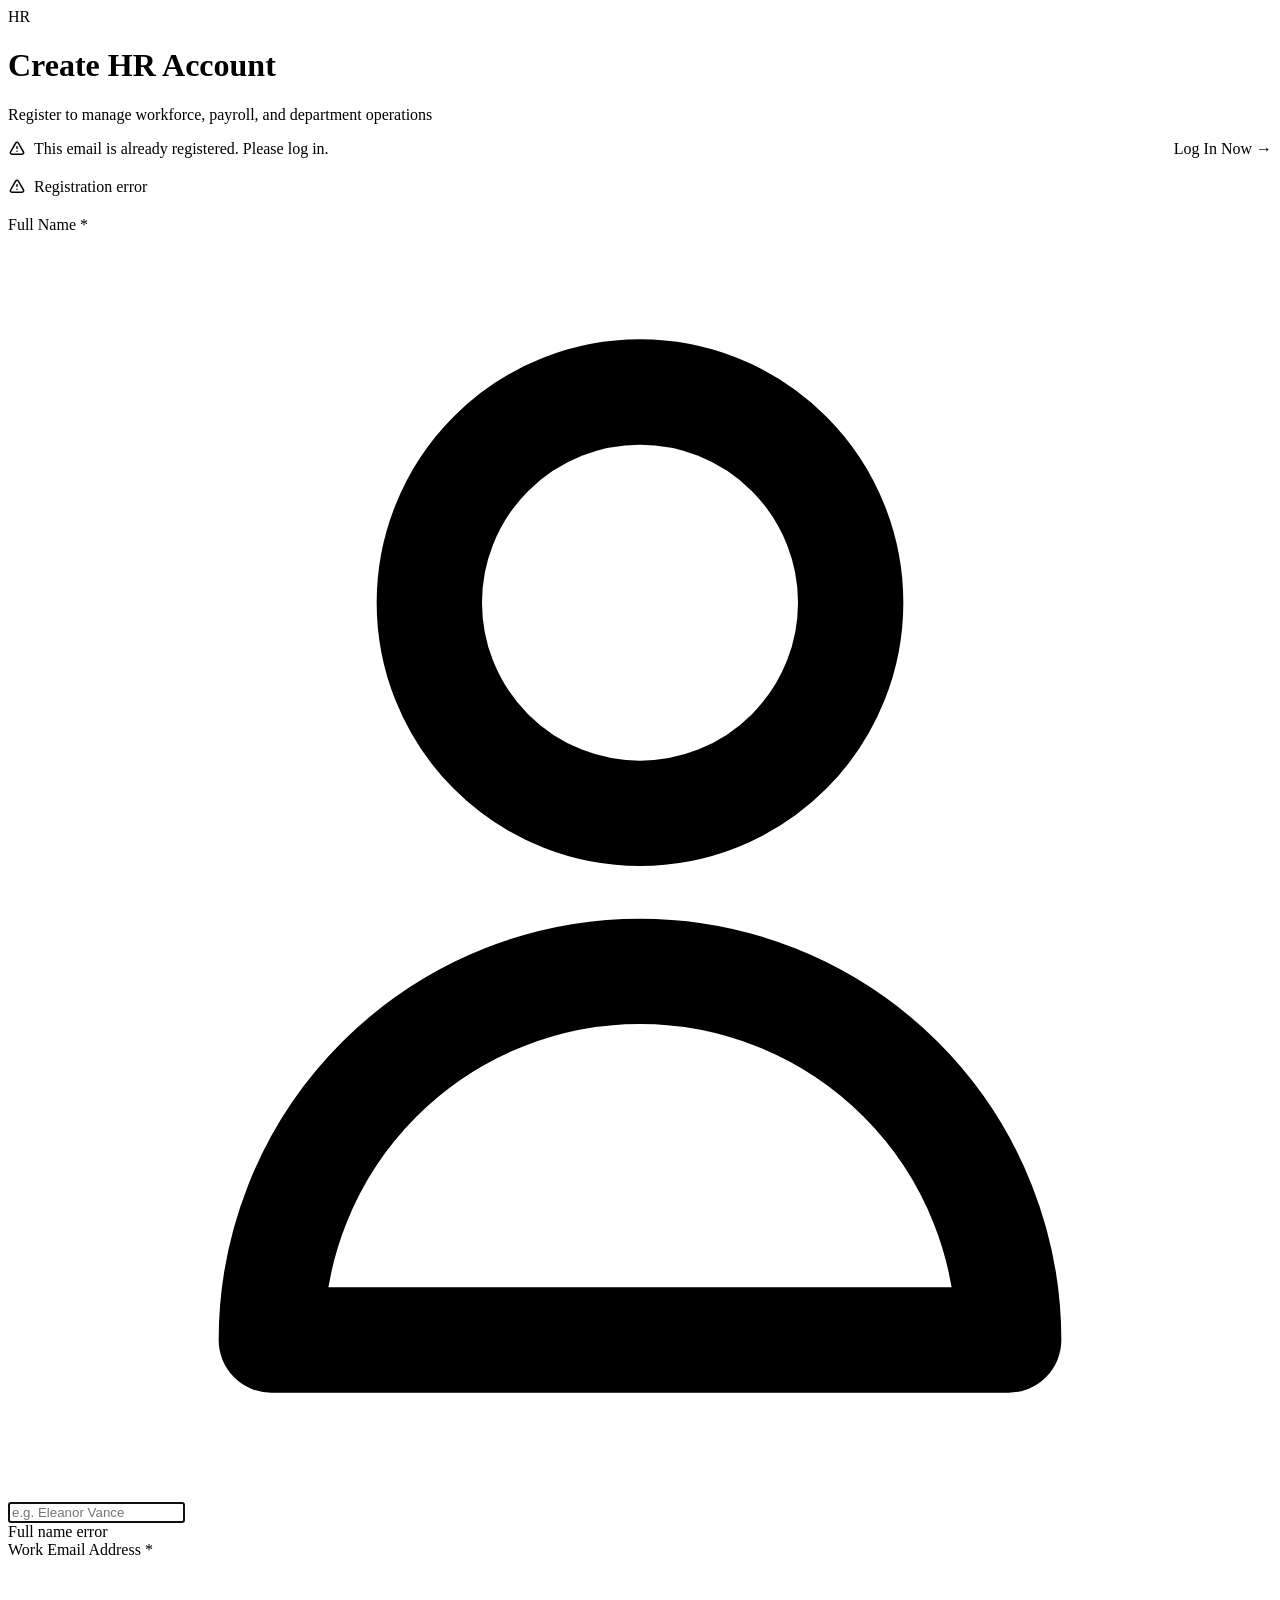
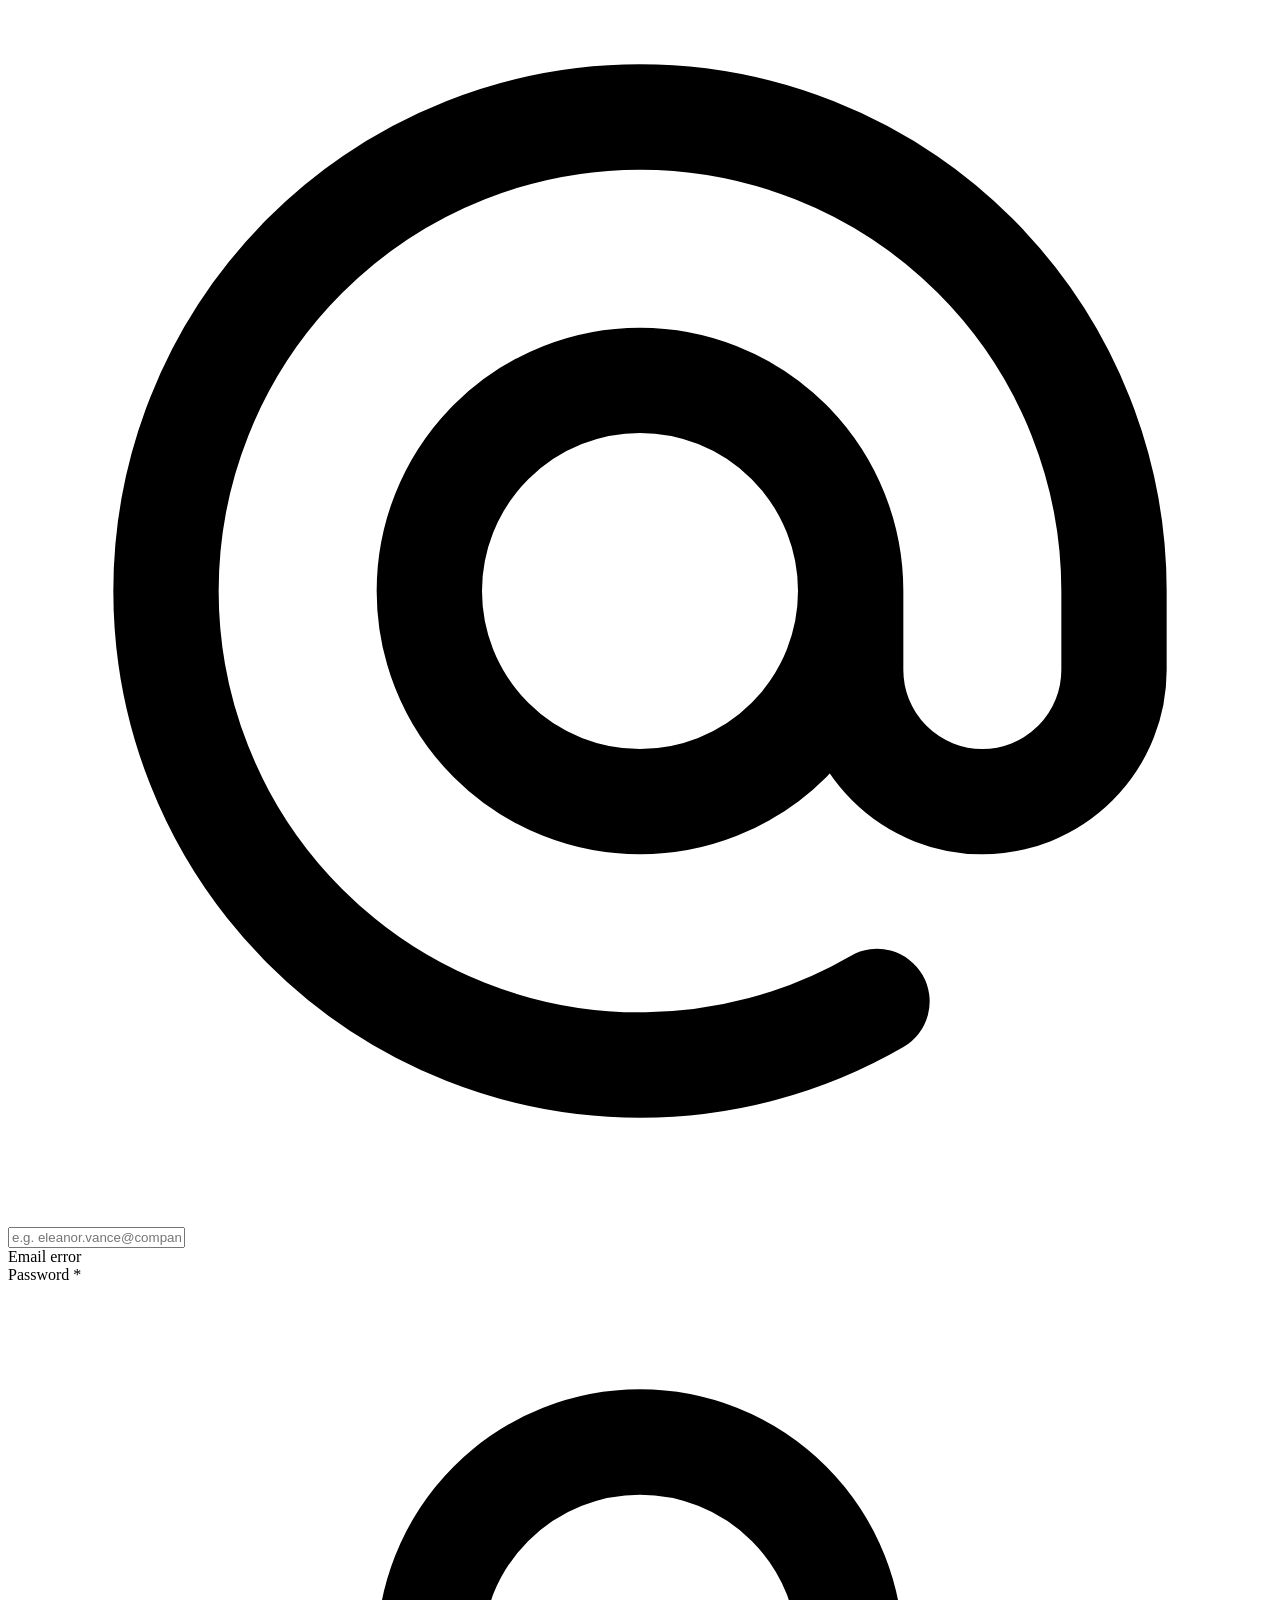
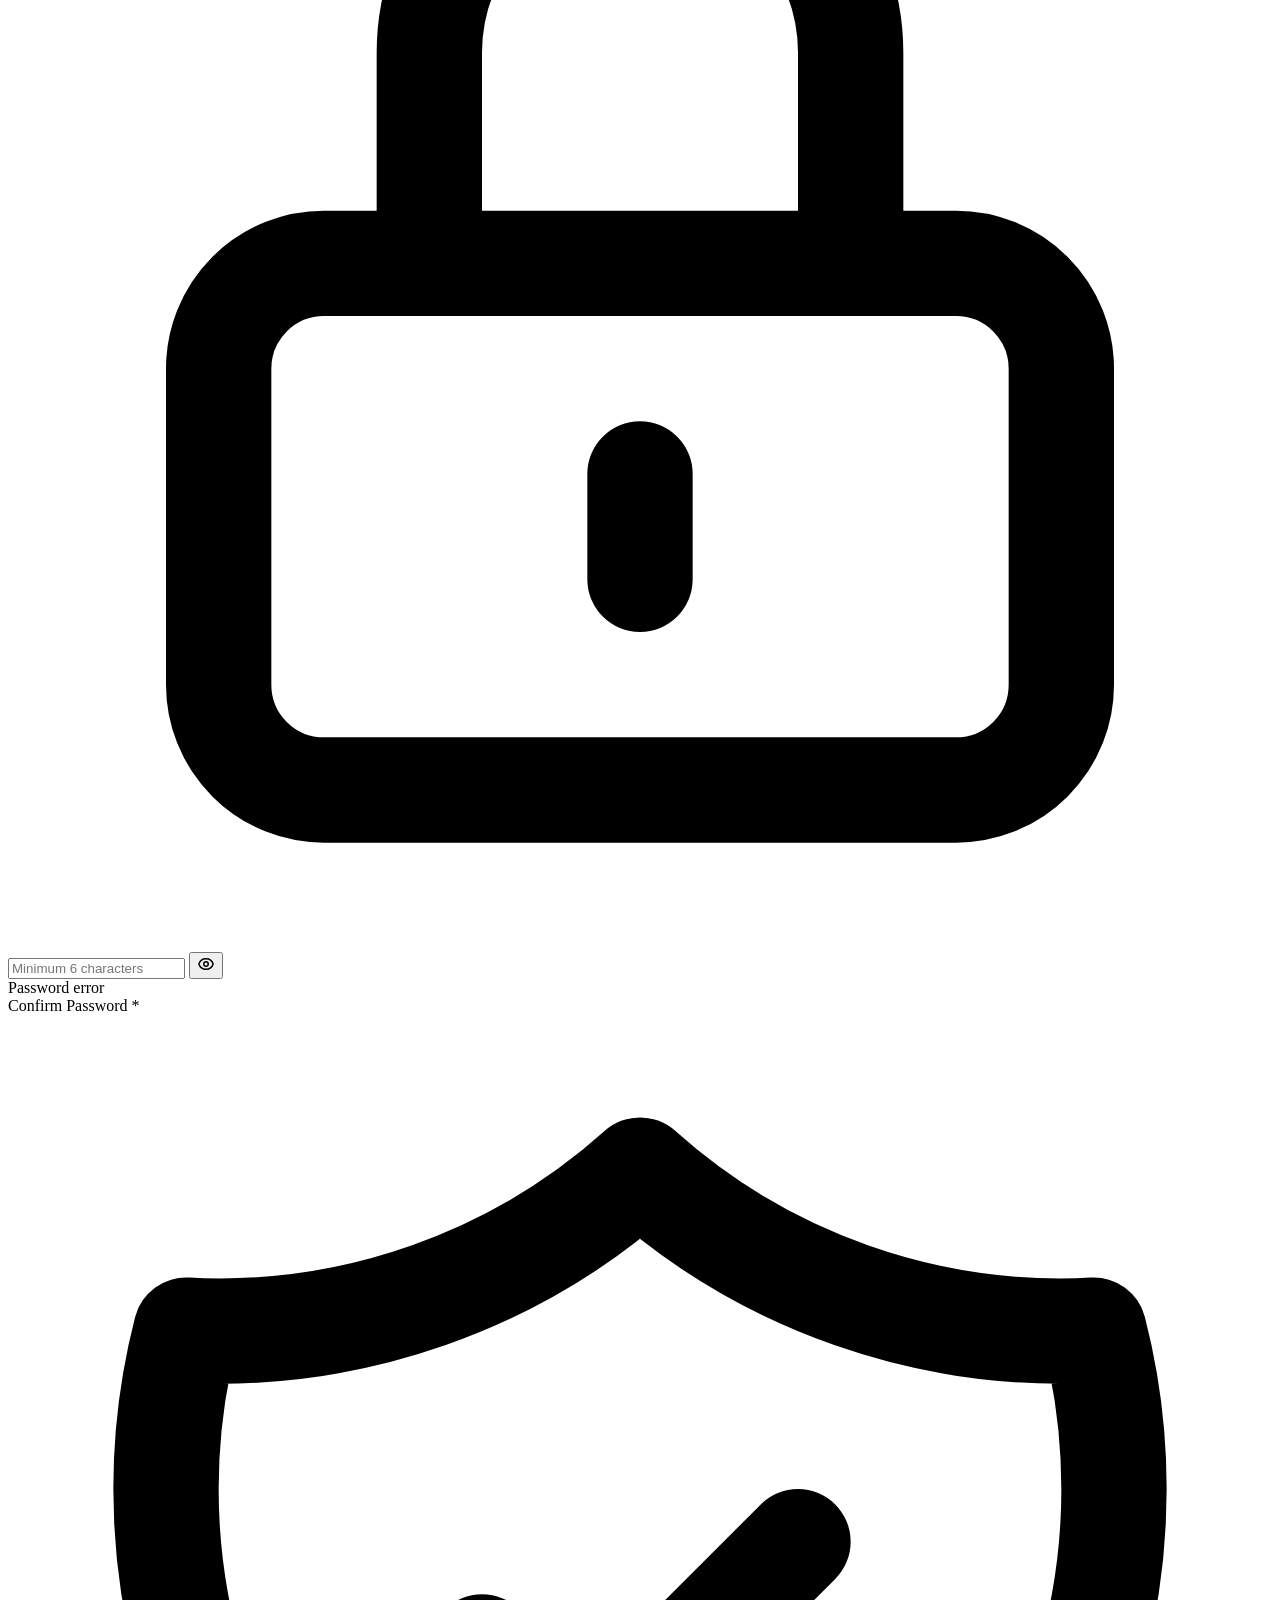
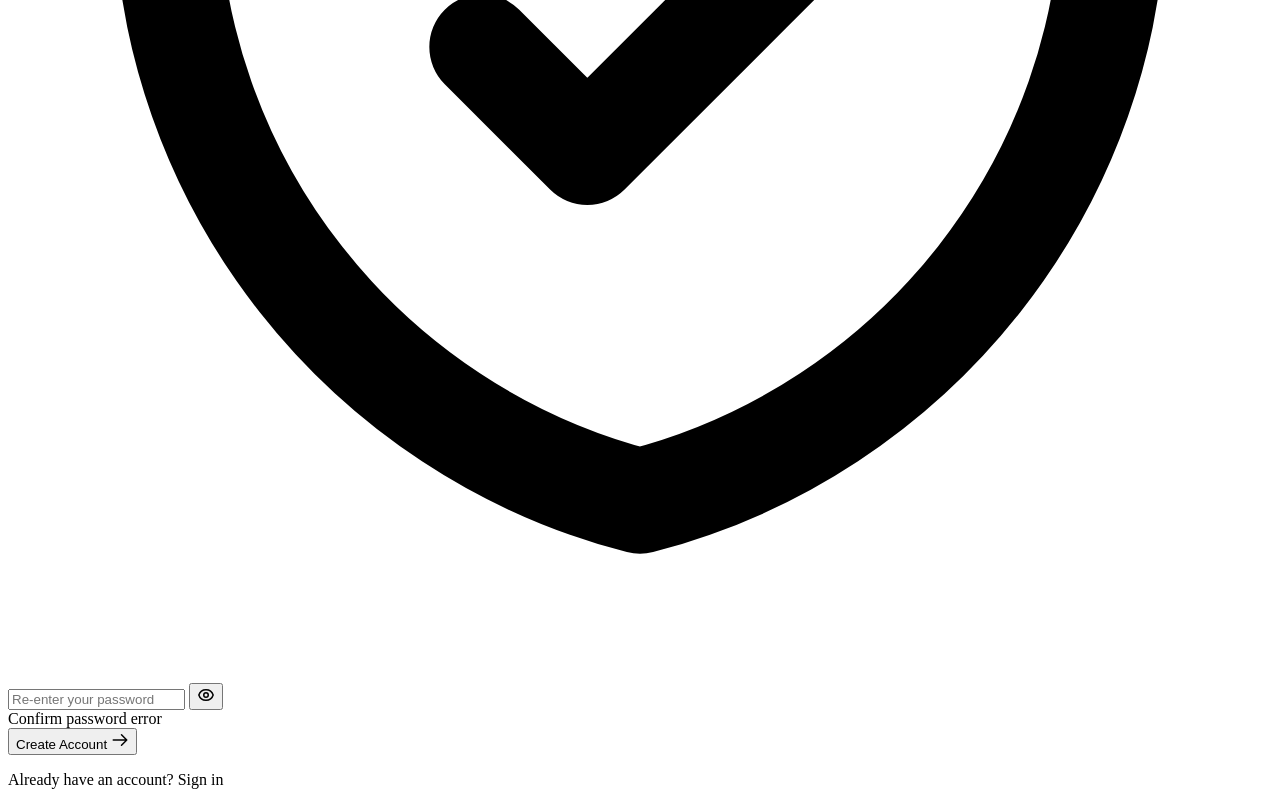
<file: src/main/resources/templates/signup.html>
<!DOCTYPE html>
<html xmlns:th="http://www.thymeleaf.org">
<head>
    <meta charset="UTF-8">
    <meta name="viewport" content="width=device-width, initial-scale=1.0">
    <title>Create Account | WorkForce Cloud EMS</title>
    <link rel="stylesheet" th:href="@{/css/styles.css}">
</head>
<body class="auth-body">
    <div class="auth-container">
        <!-- Brand Header -->
        <div class="auth-brand">
            <div class="brand-badge brand-badge-lg">HR</div>
            <h1 class="auth-title">Create HR Account</h1>
            <p class="auth-subtitle">Register to manage workforce, payroll, and department operations</p>
        </div>

        <!-- Auth Card -->
        <div class="auth-card">
            <!-- Alert Messages -->
            <div th:if="${duplicateEmail}" class="alert alert-error" style="margin-bottom: 20px;">
                <div style="display: flex; align-items: center; justify-content: space-between; width: 100%;">
                    <div style="display: flex; align-items: center; gap: 8px;">
                        <svg width="18" height="18" fill="none" stroke="currentColor" viewBox="0 0 24 24">
                            <path stroke-linecap="round" stroke-linejoin="round" stroke-width="2" 
                                  d="M12 9v2m0 4h.01m-6.938 4h13.856c1.54 0 2.502-1.667 1.732-3L13.732 4c-.77-1.333-2.694-1.333-3.464 0L3.34 16c-.77 1.333.192 3 1.732 3z"/>
                        </svg>
                        <span>This email is already registered. Please log in.</span>
                    </div>
                    <a th:href="@{/login}" class="btn btn-sm btn-primary" style="margin-left: 12px; white-space: nowrap; text-decoration: none;">
                        Log In Now &rarr;
                    </a>
                </div>
            </div>

            <div th:if="${errorMessage != null and (duplicateEmail == null or !duplicateEmail)}" class="alert alert-error" style="margin-bottom: 20px;">
                <div style="display: flex; align-items: center; gap: 8px;">
                    <svg width="18" height="18" fill="none" stroke="currentColor" viewBox="0 0 24 24">
                        <path stroke-linecap="round" stroke-linejoin="round" stroke-width="2" 
                              d="M12 9v2m0 4h.01m-6.938 4h13.856c1.54 0 2.502-1.667 1.732-3L13.732 4c-.77-1.333-2.694-1.333-3.464 0L3.34 16c-.77 1.333.192 3 1.732 3z"/>
                    </svg>
                    <span th:text="${errorMessage}">Registration error</span>
                </div>
            </div>

            <form th:action="@{/signup}" th:object="${user}" method="post" class="auth-form" novalidate>
                <!-- Full Name Field -->
                <div class="form-group">
                    <label class="form-label" for="fullName">Full Name <span class="required">*</span></label>
                    <div class="input-icon-wrapper">
                        <svg class="input-icon" fill="none" stroke="currentColor" viewBox="0 0 24 24">
                            <path stroke-linecap="round" stroke-linejoin="round" stroke-width="2" 
                                  d="M16 7a4 4 0 11-8 0 4 4 0 018 0zM12 14a7 7 0 00-7 7h14a7 7 0 00-7-7z"/>
                        </svg>
                        <input type="text" id="fullName" th:field="*{fullName}" 
                               class="form-input with-icon" th:classappend="${#fields.hasErrors('fullName')} ? 'is-invalid'"
                               placeholder="e.g. Eleanor Vance" required autofocus>
                    </div>
                    <div class="invalid-feedback" th:if="${#fields.hasErrors('fullName')}" th:errors="*{fullName}">
                        Full name error
                    </div>
                </div>

                <!-- Email Field -->
                <div class="form-group">
                    <label class="form-label" for="email">Work Email Address <span class="required">*</span></label>
                    <div class="input-icon-wrapper">
                        <svg class="input-icon" fill="none" stroke="currentColor" viewBox="0 0 24 24">
                            <path stroke-linecap="round" stroke-linejoin="round" stroke-width="2" 
                                  d="M16 12a4 4 0 10-8 0 4 4 0 008 0zm0 0v1.5a2.5 2.5 0 005 0V12a9 9 0 10-9 9m4.5-1.206a8.959 8.959 0 01-4.5 1.207"/>
                        </svg>
                        <input type="email" id="email" th:field="*{email}" 
                               class="form-input with-icon" th:classappend="${#fields.hasErrors('email')} ? 'is-invalid'"
                               placeholder="e.g. eleanor.vance@company.com" required>
                    </div>
                    <div class="invalid-feedback" th:if="${#fields.hasErrors('email')}" th:errors="*{email}">
                        Email error
                    </div>
                </div>

                <!-- Password Field with Visibility Toggle -->
                <div class="form-group">
                    <label class="form-label" for="password">Password <span class="required">*</span></label>
                    <div class="input-icon-wrapper">
                        <svg class="input-icon" fill="none" stroke="currentColor" viewBox="0 0 24 24">
                            <path stroke-linecap="round" stroke-linejoin="round" stroke-width="2" 
                                  d="M12 15v2m-6 4h12a2 2 0 002-2v-6a2 2 0 00-2-2H6a2 2 0 00-2 2v6a2 2 0 002 2zm10-10V7a4 4 0 00-8 0v4h8z"/>
                        </svg>
                        <input type="password" id="password" th:field="*{password}" 
                               class="form-input with-icon with-toggle" th:classappend="${#fields.hasErrors('password')} ? 'is-invalid'"
                               placeholder="Minimum 6 characters" required>
                        <button type="button" class="password-toggle-btn" onclick="togglePasswordVisibility('password', this)" aria-label="Toggle password visibility">
                            <svg class="eye-open" width="18" height="18" fill="none" stroke="currentColor" viewBox="0 0 24 24">
                                <path stroke-linecap="round" stroke-linejoin="round" stroke-width="2" d="M15 12a3 3 0 11-6 0 3 3 0 016 0z"/>
                                <path stroke-linecap="round" stroke-linejoin="round" stroke-width="2" d="M2.458 12C3.732 7.943 7.523 5 12 5c4.478 0 8.268 2.943 9.542 7-1.274 4.057-5.064 7-9.542 7-4.477 0-8.268-2.943-9.542-7z"/>
                            </svg>
                            <svg class="eye-closed" style="display: none;" width="18" height="18" fill="none" stroke="currentColor" viewBox="0 0 24 24">
                                <path stroke-linecap="round" stroke-linejoin="round" stroke-width="2" d="M13.875 18.825A10.05 10.05 0 0112 19c-4.478 0-8.268-2.943-9.543-7a9.97 9.97 0 011.563-3.029m5.858.908a3 3 0 114.243 4.243M9.878 9.878l4.242 4.242M9.88 9.88l-3.29-3.29m7.532 7.532l3.29 3.29M3 3l18 18"/>
                            </svg>
                        </button>
                    </div>
                    <div class="invalid-feedback" th:if="${#fields.hasErrors('password')}" th:errors="*{password}">
                        Password error
                    </div>
                </div>

                <!-- Confirm Password Field with Visibility Toggle -->
                <div class="form-group">
                    <label class="form-label" for="confirmPassword">Confirm Password <span class="required">*</span></label>
                    <div class="input-icon-wrapper">
                        <svg class="input-icon" fill="none" stroke="currentColor" viewBox="0 0 24 24">
                            <path stroke-linecap="round" stroke-linejoin="round" stroke-width="2" 
                                  d="M9 12l2 2 4-4m5.618-4.016A11.955 11.955 0 0112 2.944a11.955 11.955 0 01-8.618 3.04A12.02 12.02 0 003 9c0 5.591 3.824 10.29 9 11.622 5.176-1.332 9-6.03 9-11.622 0-1.042-.133-2.052-.382-3.016z"/>
                        </svg>
                        <input type="password" id="confirmPassword" th:field="*{confirmPassword}" 
                               class="form-input with-icon with-toggle" th:classappend="${#fields.hasErrors('confirmPassword')} ? 'is-invalid'"
                               placeholder="Re-enter your password" required>
                        <button type="button" class="password-toggle-btn" onclick="togglePasswordVisibility('confirmPassword', this)" aria-label="Toggle password visibility">
                            <svg class="eye-open" width="18" height="18" fill="none" stroke="currentColor" viewBox="0 0 24 24">
                                <path stroke-linecap="round" stroke-linejoin="round" stroke-width="2" d="M15 12a3 3 0 11-6 0 3 3 0 016 0z"/>
                                <path stroke-linecap="round" stroke-linejoin="round" stroke-width="2" d="M2.458 12C3.732 7.943 7.523 5 12 5c4.478 0 8.268 2.943 9.542 7-1.274 4.057-5.064 7-9.542 7-4.477 0-8.268-2.943-9.542-7z"/>
                            </svg>
                            <svg class="eye-closed" style="display: none;" width="18" height="18" fill="none" stroke="currentColor" viewBox="0 0 24 24">
                                <path stroke-linecap="round" stroke-linejoin="round" stroke-width="2" d="M13.875 18.825A10.05 10.05 0 0112 19c-4.478 0-8.268-2.943-9.543-7a9.97 9.97 0 011.563-3.029m5.858.908a3 3 0 114.243 4.243M9.878 9.878l4.242 4.242M9.88 9.88l-3.29-3.29m7.532 7.532l3.29 3.29M3 3l18 18"/>
                            </svg>
                        </button>
                    </div>
                    <div class="invalid-feedback" th:if="${#fields.hasErrors('confirmPassword')}" th:errors="*{confirmPassword}">
                        Confirm password error
                    </div>
                </div>

                <!-- Submit Button -->
                <button type="submit" class="btn btn-primary btn-block btn-auth">
                    <span>Create Account</span>
                    <svg width="18" height="18" fill="none" stroke="currentColor" viewBox="0 0 24 24">
                        <path stroke-linecap="round" stroke-linejoin="round" stroke-width="2" d="M14 5l7 7m0 0l-7 7m7-7H3"/>
                    </svg>
                </button>
            </form>

            <!-- Card Footer -->
            <div class="auth-card-footer">
                <p>Already have an account? <a th:href="@{/login}" class="auth-link">Sign in</a></p>
            </div>
        </div>
    </div>

    <script th:src="@{/js/main.js}"></script>
</body>
</html>
</file>
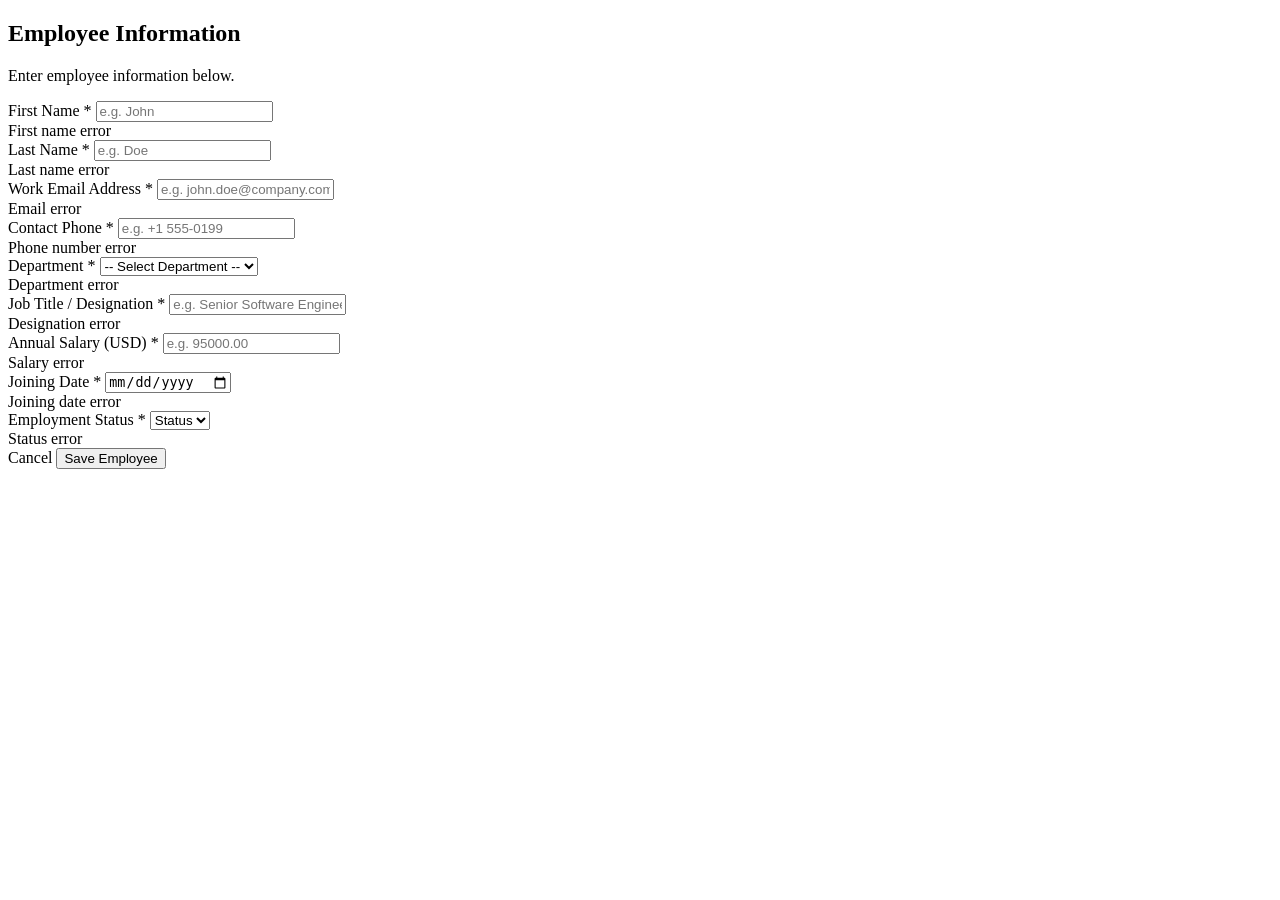
<file: src/main/resources/templates/employees/form.html>
<!DOCTYPE html>
<html xmlns:th="http://www.thymeleaf.org">
<head th:replace="~{fragments/layout :: head(${isEdit} ? 'Edit Employee' : 'Add New Employee')}"></head>
<body>
    <div class="app-layout">
        <!-- Top Navigation Header with Three-Dot Menu -->
        <header th:replace="~{fragments/layout :: header(${isEdit} ? 'Edit Employee Record' : 'Onboard New Employee', ${isEdit} ? 'employees' : 'new-employee')}"></header>

        <main class="content-body">
                <!-- Flash Alerts -->
                <div th:replace="~{fragments/layout :: alerts}"></div>

                <!-- Form Card -->
                <div class="form-card">
                    <div class="form-header">
                        <h2 th:text="${isEdit} ? 'Update Employee Profile' : 'New Employee Information'">Employee Information</h2>
                        <p th:text="${isEdit} ? 'Modify personal, department, and compensation details.' : 'Enter employee personal, contact, and employment information.'">
                            Enter employee information below.
                        </p>
                    </div>

                    <form th:action="${isEdit} ? @{/employees/{id}(id=${employee.id})} : @{/employees}" 
                          th:object="${employee}" method="post" novalidate>

                        <!-- Hidden ID for Edit -->
                        <input type="hidden" th:if="${isEdit}" th:field="*{id}" />

                        <div class="form-grid">
                            <!-- First Name -->
                            <div class="form-group">
                                <label class="form-label" for="firstName">First Name <span class="required">*</span></label>
                                <input type="text" id="firstName" th:field="*{firstName}" 
                                       class="form-input" th:classappend="${#fields.hasErrors('firstName')} ? 'is-invalid'"
                                       placeholder="e.g. John" required>
                                <div class="invalid-feedback" th:if="${#fields.hasErrors('firstName')}" th:errors="*{firstName}">
                                    First name error
                                </div>
                            </div>

                            <!-- Last Name -->
                            <div class="form-group">
                                <label class="form-label" for="lastName">Last Name <span class="required">*</span></label>
                                <input type="text" id="lastName" th:field="*{lastName}" 
                                       class="form-input" th:classappend="${#fields.hasErrors('lastName')} ? 'is-invalid'"
                                       placeholder="e.g. Doe" required>
                                <div class="invalid-feedback" th:if="${#fields.hasErrors('lastName')}" th:errors="*{lastName}">
                                    Last name error
                                </div>
                            </div>

                            <!-- Email -->
                            <div class="form-group">
                                <label class="form-label" for="email">Work Email Address <span class="required">*</span></label>
                                <input type="email" id="email" th:field="*{email}" 
                                       class="form-input" th:classappend="${#fields.hasErrors('email')} ? 'is-invalid'"
                                       placeholder="e.g. john.doe@company.com" required>
                                <div class="invalid-feedback" th:if="${#fields.hasErrors('email')}" th:errors="*{email}">
                                    Email error
                                </div>
                            </div>

                            <!-- Phone Number -->
                            <div class="form-group">
                                <label class="form-label" for="phoneNumber">Contact Phone <span class="required">*</span></label>
                                <input type="tel" id="phoneNumber" th:field="*{phoneNumber}" 
                                       class="form-input" th:classappend="${#fields.hasErrors('phoneNumber')} ? 'is-invalid'"
                                       placeholder="e.g. +1 555-0199" required>
                                <div class="invalid-feedback" th:if="${#fields.hasErrors('phoneNumber')}" th:errors="*{phoneNumber}">
                                    Phone number error
                                </div>
                            </div>

                            <!-- Department -->
                            <div class="form-group">
                                <label class="form-label" for="department">Department <span class="required">*</span></label>
                                <select id="department" th:field="*{department}" 
                                        class="form-select" th:classappend="${#fields.hasErrors('department')} ? 'is-invalid'" required>
                                    <option value="">-- Select Department --</option>
                                    <option th:each="dept : ${departments}" 
                                            th:value="${dept.name()}" 
                                            th:text="${dept.displayName}">Department</option>
                                </select>
                                <div class="invalid-feedback" th:if="${#fields.hasErrors('department')}" th:errors="*{department}">
                                    Department error
                                </div>
                            </div>

                            <!-- Designation -->
                            <div class="form-group">
                                <label class="form-label" for="designation">Job Title / Designation <span class="required">*</span></label>
                                <input type="text" id="designation" th:field="*{designation}" 
                                       class="form-input" th:classappend="${#fields.hasErrors('designation')} ? 'is-invalid'"
                                       placeholder="e.g. Senior Software Engineer" required>
                                <div class="invalid-feedback" th:if="${#fields.hasErrors('designation')}" th:errors="*{designation}">
                                    Designation error
                                </div>
                            </div>

                            <!-- Annual Salary -->
                            <div class="form-group">
                                <label class="form-label" for="salary">Annual Salary (USD) <span class="required">*</span></label>
                                <input type="number" step="0.01" min="0.01" id="salary" th:field="*{salary}" 
                                       class="form-input" th:classappend="${#fields.hasErrors('salary')} ? 'is-invalid'"
                                       placeholder="e.g. 95000.00" required>
                                <div class="invalid-feedback" th:if="${#fields.hasErrors('salary')}" th:errors="*{salary}">
                                    Salary error
                                </div>
                            </div>

                            <!-- Joining Date -->
                            <div class="form-group">
                                <label class="form-label" for="joiningDate">Joining Date <span class="required">*</span></label>
                                <input type="date" id="joiningDate" th:field="*{joiningDate}" 
                                       class="form-input" th:classappend="${#fields.hasErrors('joiningDate')} ? 'is-invalid'" required>
                                <div class="invalid-feedback" th:if="${#fields.hasErrors('joiningDate')}" th:errors="*{joiningDate}">
                                    Joining date error
                                </div>
                            </div>

                            <!-- Status -->
                            <div class="form-group full-width">
                                <label class="form-label" for="status">Employment Status <span class="required">*</span></label>
                                <select id="status" th:field="*{status}" 
                                        class="form-select" th:classappend="${#fields.hasErrors('status')} ? 'is-invalid'" required>
                                    <option th:each="st : ${statuses}" 
                                            th:value="${st.name()}" 
                                            th:text="${st.displayName}">Status</option>
                                </select>
                                <div class="invalid-feedback" th:if="${#fields.hasErrors('status')}" th:errors="*{status}">
                                    Status error
                                </div>
                            </div>
                        </div>

                        <!-- Form Actions -->
                        <div class="form-actions">
                            <a th:href="@{/employees}" class="btn btn-secondary">Cancel</a>
                            <button type="submit" class="btn btn-primary" 
                                    th:text="${isEdit} ? 'Update Employee' : 'Create Employee'">
                                Save Employee
                            </button>
                        </div>
                    </form>
                </div>
            </main>
        </div>

    <!-- Scripts -->
    <div th:replace="~{fragments/layout :: scripts}"></div>
</body>
</html>
</file>
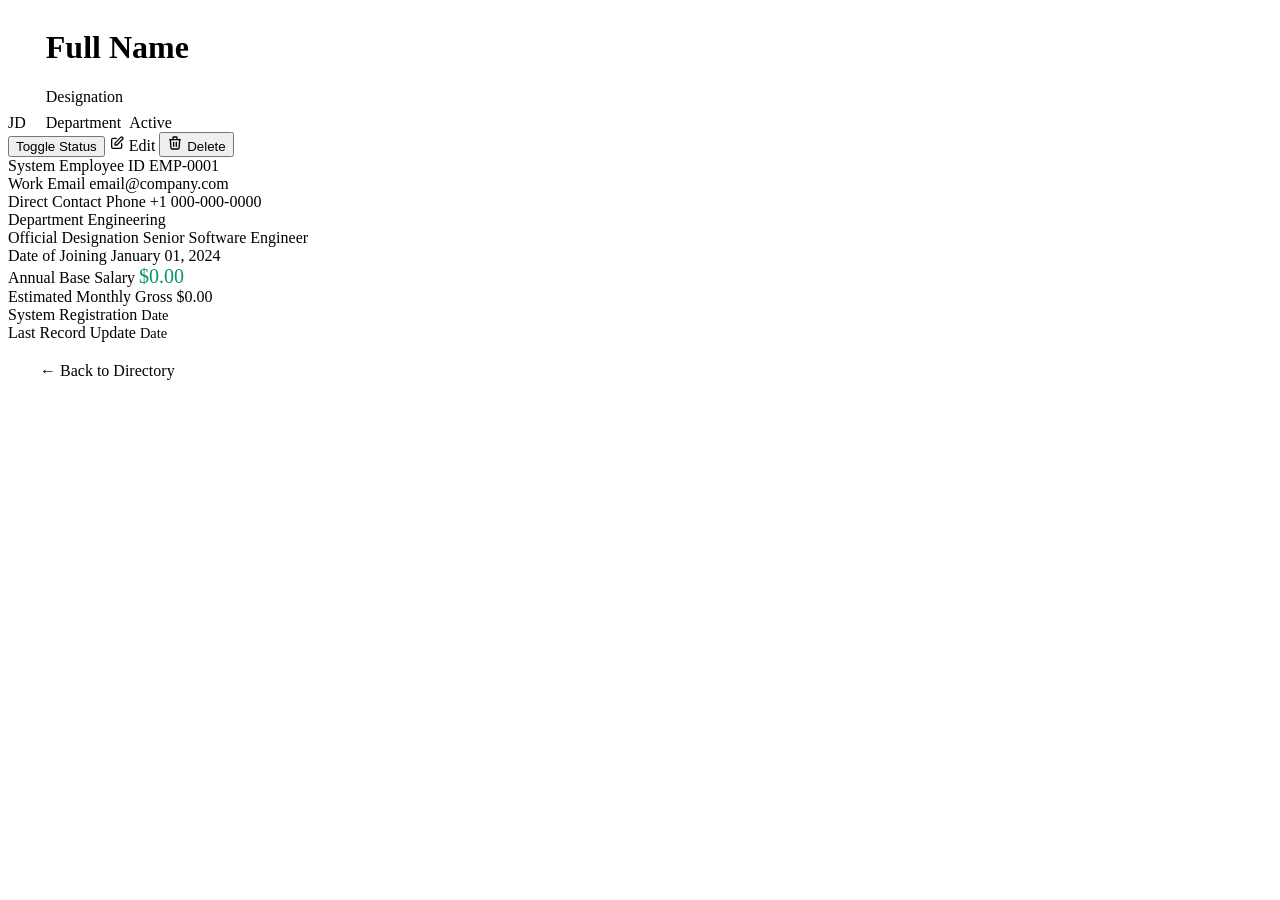
<file: src/main/resources/templates/employees/view.html>
<!DOCTYPE html>
<html xmlns:th="http://www.thymeleaf.org">
<head th:replace="~{fragments/layout :: head(${employee.fullName})}"></head>
<body>
    <div class="app-layout">
        <!-- Top Navigation Header with Three-Dot Menu -->
        <header th:replace="~{fragments/layout :: header('Employee Profile', 'employees')}"></header>

        <main class="content-body">
                <!-- Flash Alerts -->
                <div th:replace="~{fragments/layout :: alerts}"></div>

                <!-- Profile Card -->
                <div class="profile-card">
                    <!-- Banner -->
                    <div class="profile-banner"></div>

                    <!-- Header Content -->
                    <div class="profile-header-content">
                        <div style="display: flex; align-items: flex-end; gap: 20px;">
                            <div class="profile-avatar" 
                                 th:text="${#strings.substring(employee.firstName, 0, 1)} + ${#strings.substring(employee.lastName, 0, 1)}">
                                JD
                            </div>
                            <div class="profile-title-group">
                                <h1 class="profile-name" th:text="${employee.fullName}">Full Name</h1>
                                <div class="profile-designation" th:text="${employee.designation}">Designation</div>
                                <div style="display: flex; align-items: center; gap: 8px; margin-top: 8px;">
                                    <span class="dept-badge" th:classappend="'dept-' + ${employee.department.name()}"
                                          th:text="${employee.departmentDisplayName}">Department</span>
                                    <span class="badge" th:classappend="${employee.status.name() == 'ACTIVE'} ? 'badge-active' : 'badge-inactive'">
                                        <span class="badge-dot"></span>
                                        <span th:text="${employee.statusDisplayName}">Active</span>
                                    </span>
                                </div>
                            </div>
                        </div>

                        <!-- Action Buttons -->
                        <div class="action-buttons">
                            <!-- Toggle Status Form -->
                            <form th:action="@{/employees/{id}/toggle-status(id=${employee.id})}" method="post" style="display: inline;">
                                <button type="submit" class="btn btn-secondary">
                                    <span th:text="${employee.status.name() == 'ACTIVE'} ? 'Deactivate' : 'Activate'">Toggle Status</span>
                                </button>
                            </form>

                            <a th:href="@{/employees/{id}/edit(id=${employee.id})}" class="btn btn-secondary">
                                <svg width="16" height="16" fill="none" stroke="currentColor" viewBox="0 0 24 24">
                                    <path stroke-linecap="round" stroke-linejoin="round" stroke-width="2" 
                                          d="M11 5H6a2 2 0 00-2 2v11a2 2 0 002 2h11a2 2 0 002-2v-5m-1.414-9.414a2 2 0 112.828 2.828L11.828 15H9v-2.828l8.586-8.586z"/>
                                </svg>
                                Edit
                            </a>

                            <button type="button" class="btn btn-danger" 
                                    th:data-id="${employee.id}"
                                    th:data-name="${employee.fullName}"
                                    onclick="openDeleteModalFromBtn(this)">
                                <svg width="16" height="16" fill="none" stroke="currentColor" viewBox="0 0 24 24">
                                    <path stroke-linecap="round" stroke-linejoin="round" stroke-width="2" 
                                          d="M19 7l-.867 12.142A2 2 0 0116.138 21H7.862a2 2 0 01-1.995-1.858L5 7m5 4v6m4-6v6m1-10V4a1 1 0 00-1-1h-4a1 1 0 00-1 1v3M4 7h16"/>
                                </svg>
                                Delete
                            </button>
                        </div>
                    </div>

                    <!-- Details Body -->
                    <div class="profile-body">
                        <!-- Employee ID -->
                        <div class="detail-item">
                            <span class="detail-label">System Employee ID</span>
                            <span class="detail-value" th:text="'EMP-' + ${#numbers.formatInteger(employee.id, 4)}">EMP-0001</span>
                        </div>

                        <!-- Email -->
                        <div class="detail-item">
                            <span class="detail-label">Work Email</span>
                            <span class="detail-value">
                                <a th:href="'mailto:' + ${employee.email}" th:text="${employee.email}" style="color: var(--primary); text-decoration: none;">
                                    email@company.com
                                </a>
                            </span>
                        </div>

                        <!-- Phone -->
                        <div class="detail-item">
                            <span class="detail-label">Direct Contact Phone</span>
                            <span class="detail-value" th:text="${employee.phoneNumber}">+1 000-000-0000</span>
                        </div>

                        <!-- Department -->
                        <div class="detail-item">
                            <span class="detail-label">Department</span>
                            <span class="detail-value" th:text="${employee.departmentDisplayName}">Engineering</span>
                        </div>

                        <!-- Designation -->
                        <div class="detail-item">
                            <span class="detail-label">Official Designation</span>
                            <span class="detail-value" th:text="${employee.designation}">Senior Software Engineer</span>
                        </div>

                        <!-- Joining Date -->
                        <div class="detail-item">
                            <span class="detail-label">Date of Joining</span>
                            <span class="detail-value" th:text="${#temporals.format(employee.joiningDate, 'MMMM dd, yyyy')}">January 01, 2024</span>
                        </div>

                        <!-- Annual Salary -->
                        <div class="detail-item">
                            <span class="detail-label">Annual Base Salary</span>
                            <span class="detail-value" style="color: #059669; font-size: 1.25rem;"
                                  th:text="'$' + ${#numbers.formatDecimal(employee.salary, 1, 'COMMA', 2, 'POINT')}">
                                $0.00
                            </span>
                        </div>

                        <!-- Monthly Breakdown -->
                        <div class="detail-item">
                            <span class="detail-label">Estimated Monthly Gross</span>
                            <span class="detail-value" 
                                  th:text="'$' + ${#numbers.formatDecimal(employee.salary / 12, 1, 'COMMA', 2, 'POINT')}">
                                $0.00
                            </span>
                        </div>

                        <!-- Record Created -->
                        <div class="detail-item">
                            <span class="detail-label">System Registration</span>
                            <span class="detail-value" style="font-size: 0.9rem; color: var(--slate-600);"
                                  th:text="${employee.createdAt != null} ? ${#temporals.format(employee.createdAt, 'MMM dd, yyyy HH:mm')} : 'N/A'">
                                Date
                            </span>
                        </div>

                        <!-- Last Updated -->
                        <div class="detail-item">
                            <span class="detail-label">Last Record Update</span>
                            <span class="detail-value" style="font-size: 0.9rem; color: var(--slate-600);"
                                  th:text="${employee.updatedAt != null} ? ${#temporals.format(employee.updatedAt, 'MMM dd, yyyy HH:mm')} : 'N/A'">
                                Date
                            </span>
                        </div>
                    </div>

                    <!-- Bottom Nav -->
                    <div style="padding: 20px 32px; background: var(--slate-50); border-top: 1px solid var(--slate-200); display: flex; justify-content: flex-start;">
                        <a th:href="@{/employees}" class="btn btn-secondary">
                            &larr; Back to Directory
                        </a>
                    </div>
                </div>
            </main>
        </div>

    <!-- Delete Confirmation Modal -->
    <div th:replace="~{fragments/layout :: deleteModal}"></div>

    <!-- Scripts -->
    <div th:replace="~{fragments/layout :: scripts}"></div>
</body>
</html>
</file>
